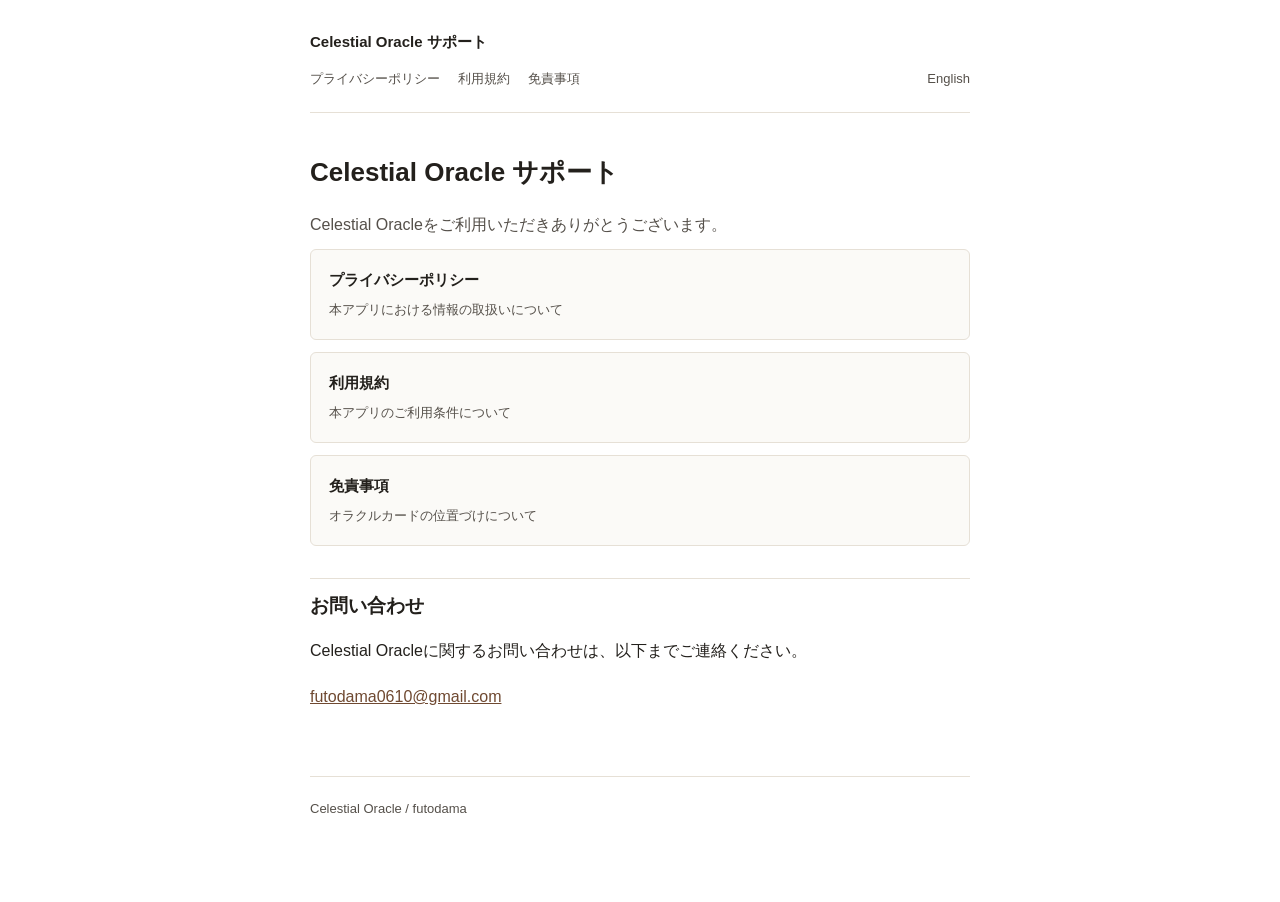
<file: index.html>
<!DOCTYPE html>
<html lang="ja">
<head>
<meta charset="UTF-8">
<meta name="viewport" content="width=device-width, initial-scale=1">
<title>Celestial Oracle サポート</title>
<meta name="description" content="Celestial Oracleに関するプライバシーポリシー、利用規約、免責事項、お問い合わせ先のご案内です。">
<link rel="stylesheet" href="style.css">
</head>
<body>
<div class="page">

<header class="site-header">
  <p class="site-title"><a href="./">Celestial Oracle サポート</a></p>
  <nav class="site-nav" aria-label="ページ内リンク">
    <a href="privacy/">プライバシーポリシー</a>
    <a href="terms/">利用規約</a>
    <a href="disclaimer/">免責事項</a>
    <a class="lang-switch" href="en/">English</a>
  </nav>
</header>

<main>
  <h1>Celestial Oracle サポート</h1>
  <p class="lede">Celestial Oracleをご利用いただきありがとうございます。</p>

  <ul class="link-list">
    <li>
      <a href="privacy/">
        プライバシーポリシー
        <span class="desc">本アプリにおける情報の取扱いについて</span>
      </a>
    </li>
    <li>
      <a href="terms/">
        利用規約
        <span class="desc">本アプリのご利用条件について</span>
      </a>
    </li>
    <li>
      <a href="disclaimer/">
        免責事項
        <span class="desc">オラクルカードの位置づけについて</span>
      </a>
    </li>
  </ul>

  <h2>お問い合わせ</h2>
  <p>Celestial Oracleに関するお問い合わせは、以下までご連絡ください。</p>
  <p><a href="mailto:futodama0610@gmail.com">futodama0610@gmail.com</a></p>
</main>

<footer class="site-footer">
  <p>Celestial Oracle / futodama</p>
</footer>

</div>
</body>
</html>
</file>
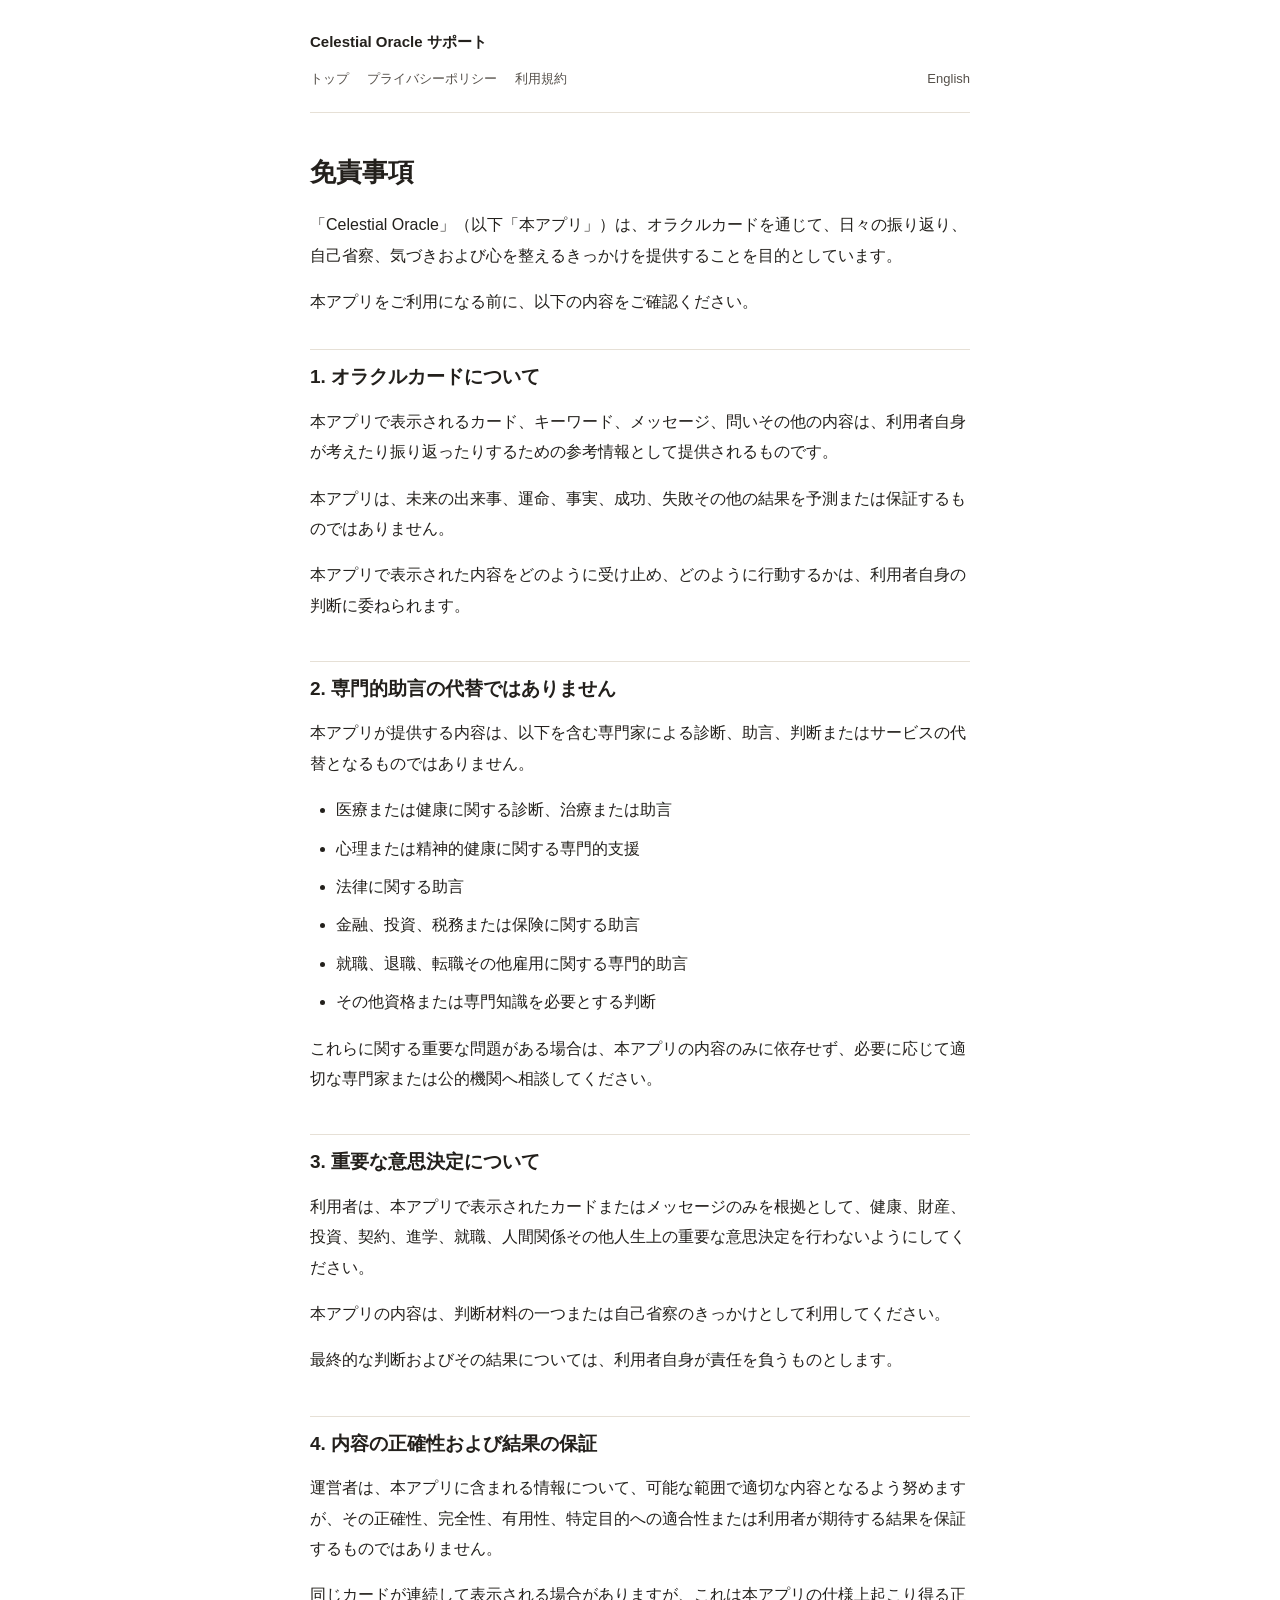
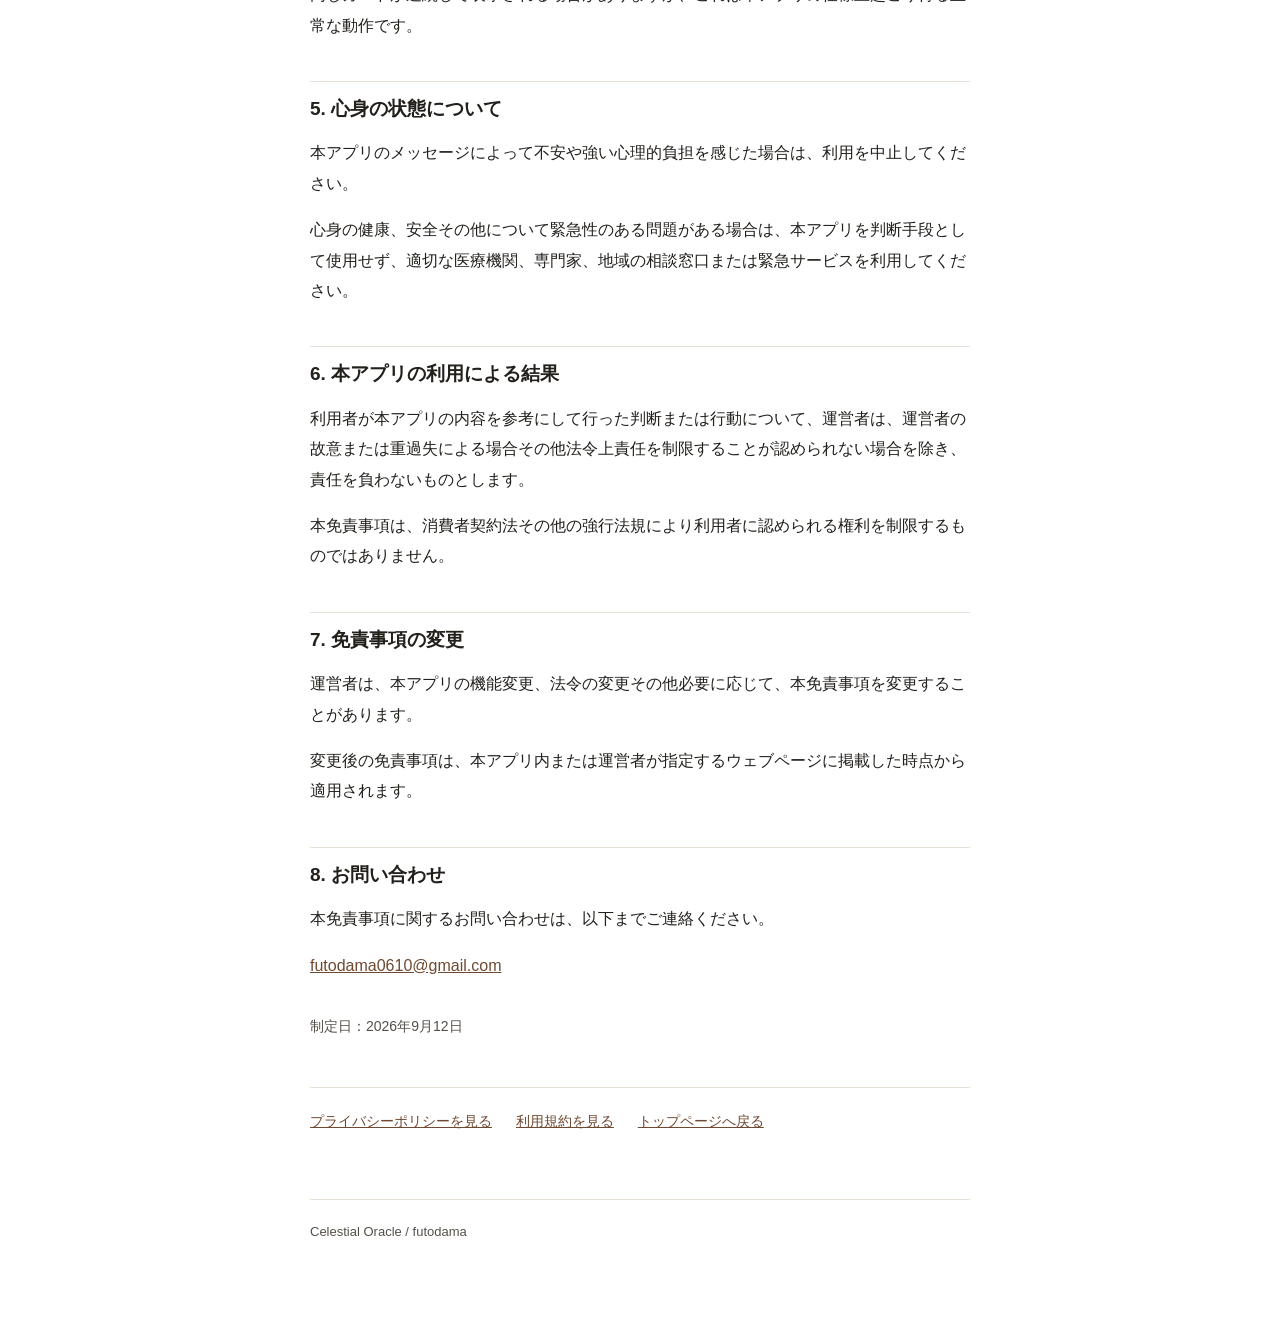
<file: disclaimer/index.html>
<!DOCTYPE html>
<html lang="ja">
<head>
<meta charset="UTF-8">
<meta name="viewport" content="width=device-width, initial-scale=1">
<title>免責事項 | Celestial Oracle サポート</title>
<meta name="description" content="Celestial Oracleの免責事項です。">
<link rel="stylesheet" href="../style.css">
</head>
<body>
<div class="page">

<header class="site-header">
  <p class="site-title"><a href="../">Celestial Oracle サポート</a></p>
  <nav class="site-nav" aria-label="ページ内リンク">
    <a href="../">トップ</a>
    <a href="../privacy/">プライバシーポリシー</a>
    <a href="../terms/">利用規約</a>
    <a class="lang-switch" href="../en/disclaimer/">English</a>
  </nav>
</header>

<main>
  <h1>免責事項</h1>

  <p>「Celestial Oracle」（以下「本アプリ」）は、オラクルカードを通じて、日々の振り返り、自己省察、気づきおよび心を整えるきっかけを提供することを目的としています。</p>
  <p>本アプリをご利用になる前に、以下の内容をご確認ください。</p>

  <h2>1. オラクルカードについて</h2>
  <p>本アプリで表示されるカード、キーワード、メッセージ、問いその他の内容は、利用者自身が考えたり振り返ったりするための参考情報として提供されるものです。</p>
  <p>本アプリは、未来の出来事、運命、事実、成功、失敗その他の結果を予測または保証するものではありません。</p>
  <p>本アプリで表示された内容をどのように受け止め、どのように行動するかは、利用者自身の判断に委ねられます。</p>

  <h2>2. 専門的助言の代替ではありません</h2>
  <p>本アプリが提供する内容は、以下を含む専門家による診断、助言、判断またはサービスの代替となるものではありません。</p>
  <ul>
    <li>医療または健康に関する診断、治療または助言</li>
    <li>心理または精神的健康に関する専門的支援</li>
    <li>法律に関する助言</li>
    <li>金融、投資、税務または保険に関する助言</li>
    <li>就職、退職、転職その他雇用に関する専門的助言</li>
    <li>その他資格または専門知識を必要とする判断</li>
  </ul>
  <p>これらに関する重要な問題がある場合は、本アプリの内容のみに依存せず、必要に応じて適切な専門家または公的機関へ相談してください。</p>

  <h2>3. 重要な意思決定について</h2>
  <p>利用者は、本アプリで表示されたカードまたはメッセージのみを根拠として、健康、財産、投資、契約、進学、就職、人間関係その他人生上の重要な意思決定を行わないようにしてください。</p>
  <p>本アプリの内容は、判断材料の一つまたは自己省察のきっかけとして利用してください。</p>
  <p>最終的な判断およびその結果については、利用者自身が責任を負うものとします。</p>

  <h2>4. 内容の正確性および結果の保証</h2>
  <p>運営者は、本アプリに含まれる情報について、可能な範囲で適切な内容となるよう努めますが、その正確性、完全性、有用性、特定目的への適合性または利用者が期待する結果を保証するものではありません。</p>
  <p>同じカードが連続して表示される場合がありますが、これは本アプリの仕様上起こり得る正常な動作です。</p>

  <h2>5. 心身の状態について</h2>
  <p>本アプリのメッセージによって不安や強い心理的負担を感じた場合は、利用を中止してください。</p>
  <p>心身の健康、安全その他について緊急性のある問題がある場合は、本アプリを判断手段として使用せず、適切な医療機関、専門家、地域の相談窓口または緊急サービスを利用してください。</p>

  <h2>6. 本アプリの利用による結果</h2>
  <p>利用者が本アプリの内容を参考にして行った判断または行動について、運営者は、運営者の故意または重過失による場合その他法令上責任を制限することが認められない場合を除き、責任を負わないものとします。</p>
  <p>本免責事項は、消費者契約法その他の強行法規により利用者に認められる権利を制限するものではありません。</p>

  <h2>7. 免責事項の変更</h2>
  <p>運営者は、本アプリの機能変更、法令の変更その他必要に応じて、本免責事項を変更することがあります。</p>
  <p>変更後の免責事項は、本アプリ内または運営者が指定するウェブページに掲載した時点から適用されます。</p>

  <h2>8. お問い合わせ</h2>
  <p>本免責事項に関するお問い合わせは、以下までご連絡ください。</p>
  <p><a href="mailto:futodama0610@gmail.com">futodama0610@gmail.com</a></p>

  <p class="updated">制定日：2026年9月12日</p>

  <div class="page-links">
    <a href="../privacy/">プライバシーポリシーを見る</a>
    <a href="../terms/">利用規約を見る</a>
    <a href="../">トップページへ戻る</a>
  </div>
</main>

<footer class="site-footer">
  <p>Celestial Oracle / futodama</p>
</footer>

</div>
</body>
</html>
</file>
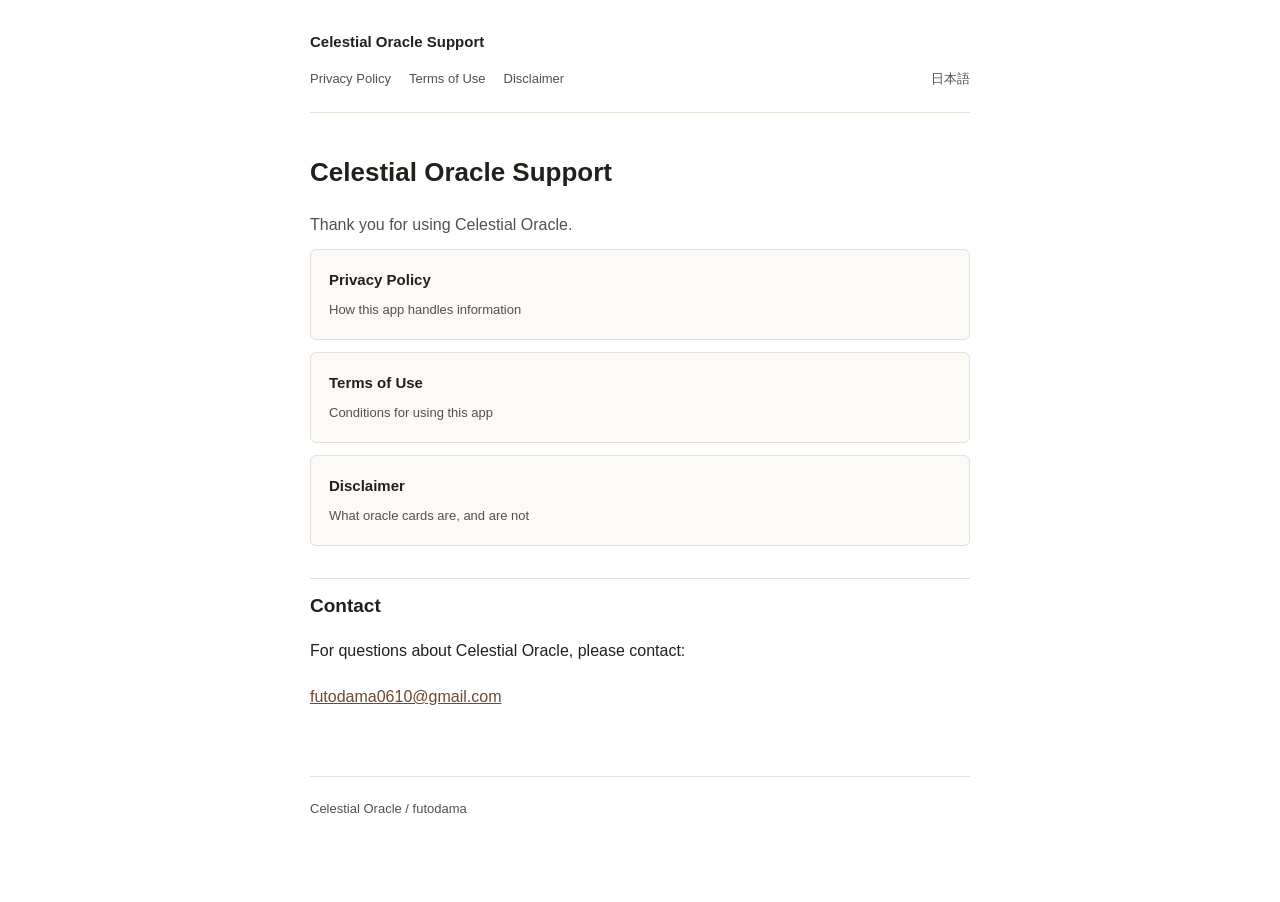
<file: en/index.html>
<!DOCTYPE html>
<html lang="en">
<head>
<meta charset="UTF-8">
<meta name="viewport" content="width=device-width, initial-scale=1">
<title>Celestial Oracle Support</title>
<meta name="description" content="Privacy Policy, Terms of Use, Disclaimer, and contact information for Celestial Oracle.">
<link rel="stylesheet" href="../style.css">
</head>
<body>
<div class="page">

<header class="site-header">
  <p class="site-title"><a href="./">Celestial Oracle Support</a></p>
  <nav class="site-nav" aria-label="Page links">
    <a href="privacy/">Privacy Policy</a>
    <a href="terms/">Terms of Use</a>
    <a href="disclaimer/">Disclaimer</a>
    <a class="lang-switch" href="../">日本語</a>
  </nav>
</header>

<main>
  <h1>Celestial Oracle Support</h1>
  <p class="lede">Thank you for using Celestial Oracle.</p>

  <ul class="link-list">
    <li>
      <a href="privacy/">
        Privacy Policy
        <span class="desc">How this app handles information</span>
      </a>
    </li>
    <li>
      <a href="terms/">
        Terms of Use
        <span class="desc">Conditions for using this app</span>
      </a>
    </li>
    <li>
      <a href="disclaimer/">
        Disclaimer
        <span class="desc">What oracle cards are, and are not</span>
      </a>
    </li>
  </ul>

  <h2>Contact</h2>
  <p>For questions about Celestial Oracle, please contact:</p>
  <p><a href="mailto:futodama0610@gmail.com">futodama0610@gmail.com</a></p>
</main>

<footer class="site-footer">
  <p>Celestial Oracle / futodama</p>
</footer>

</div>
</body>
</html>
</file>
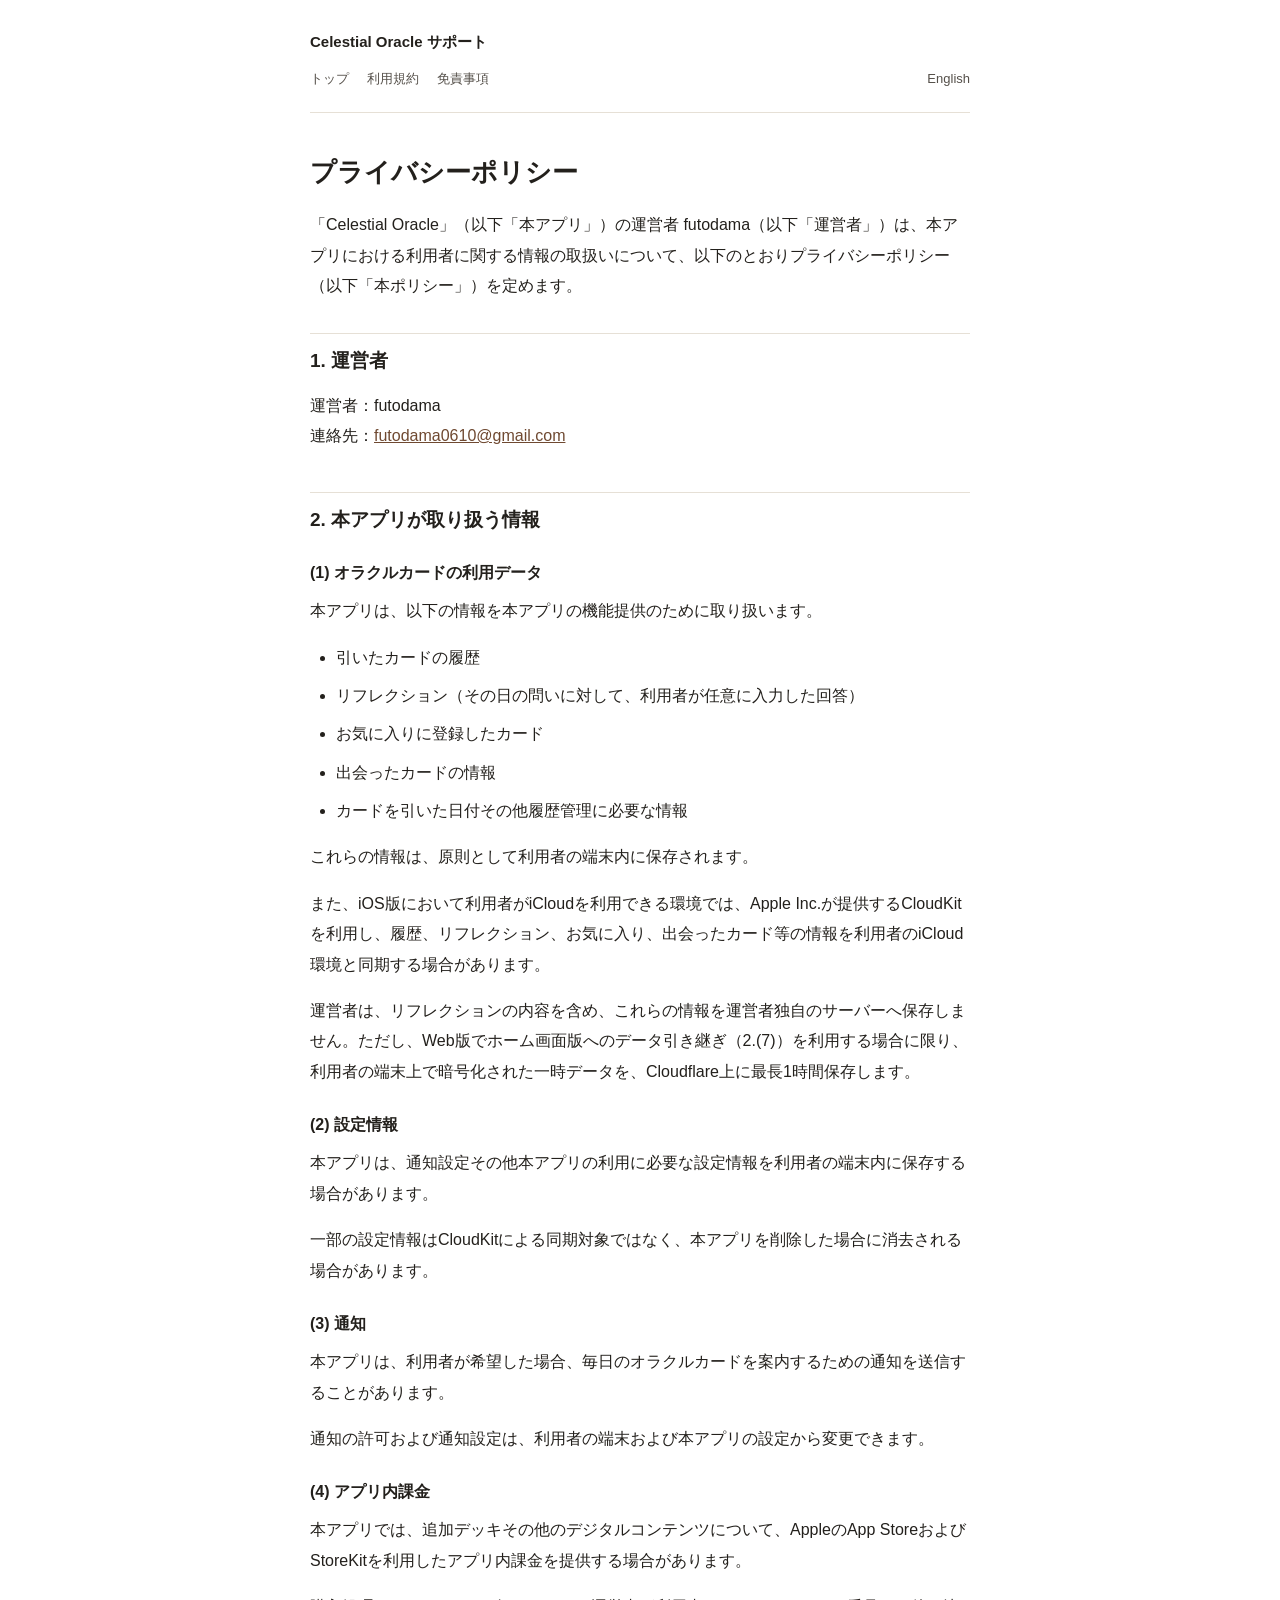
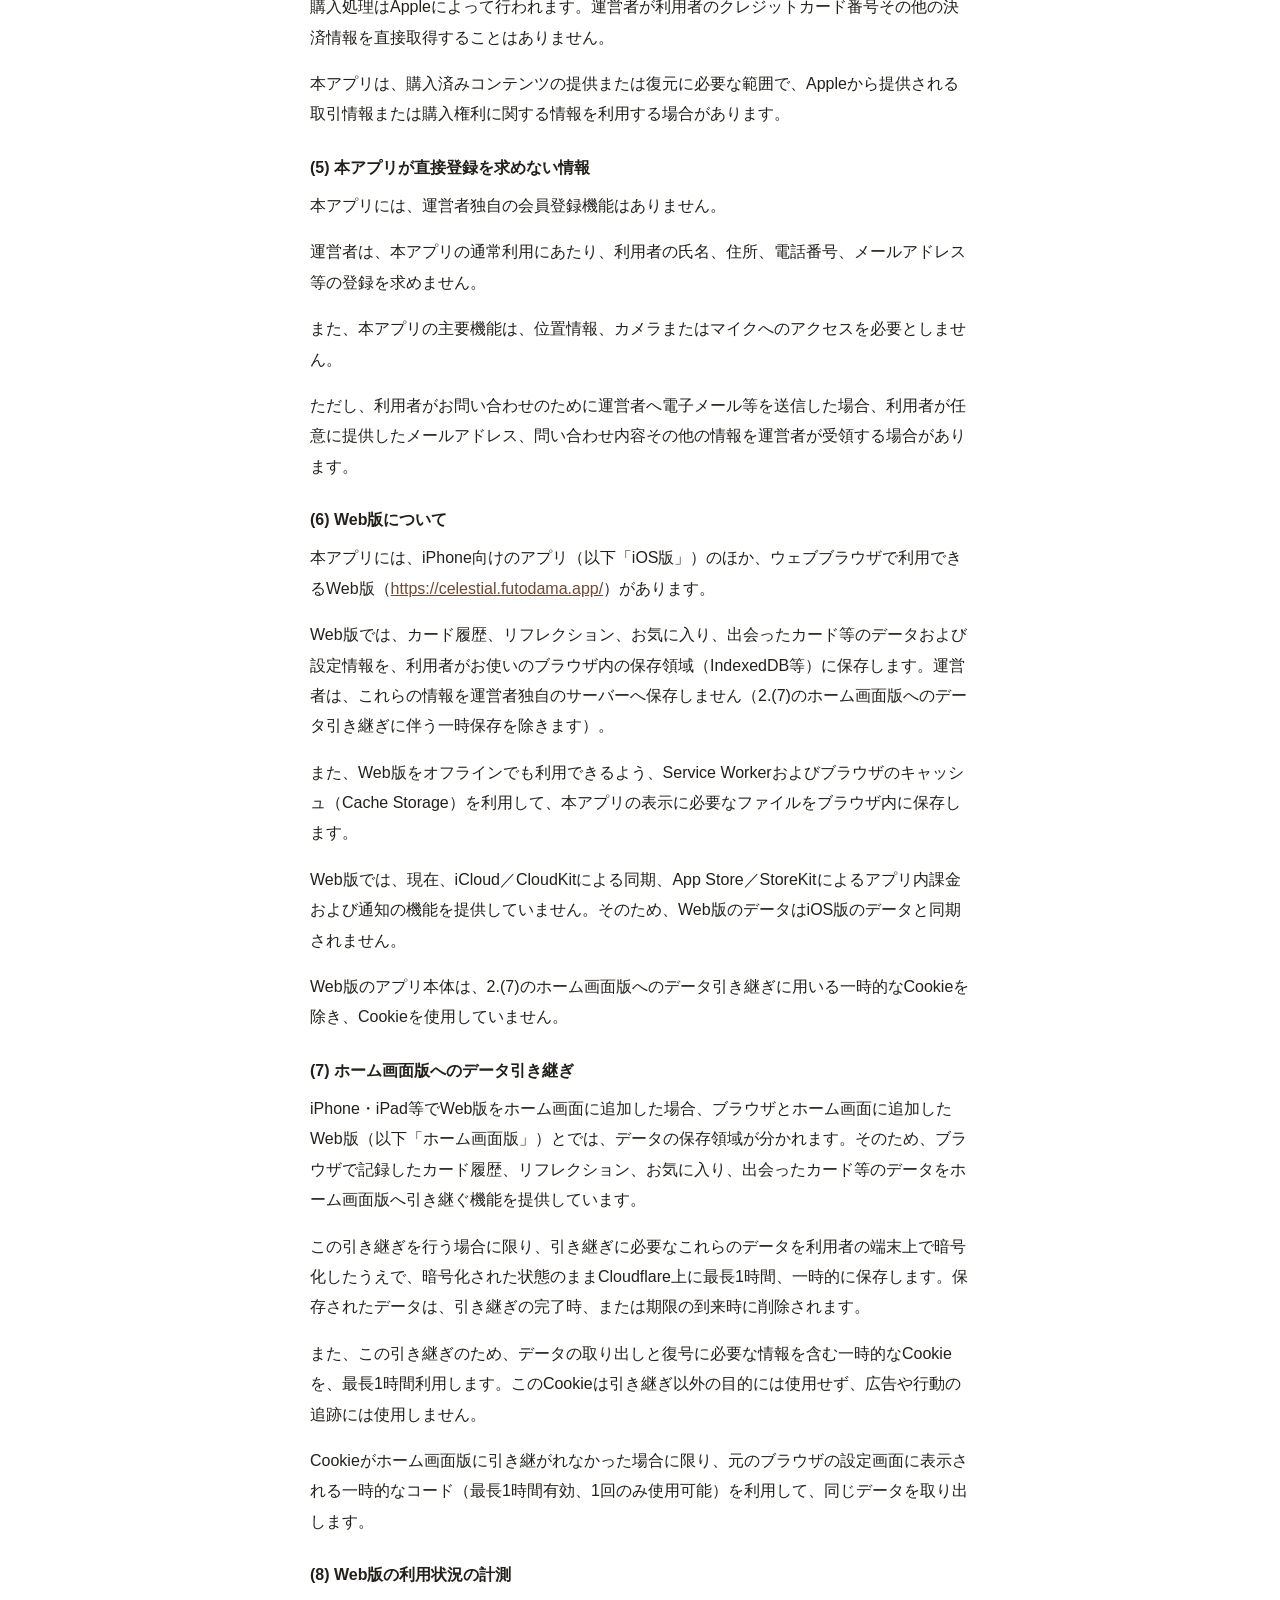
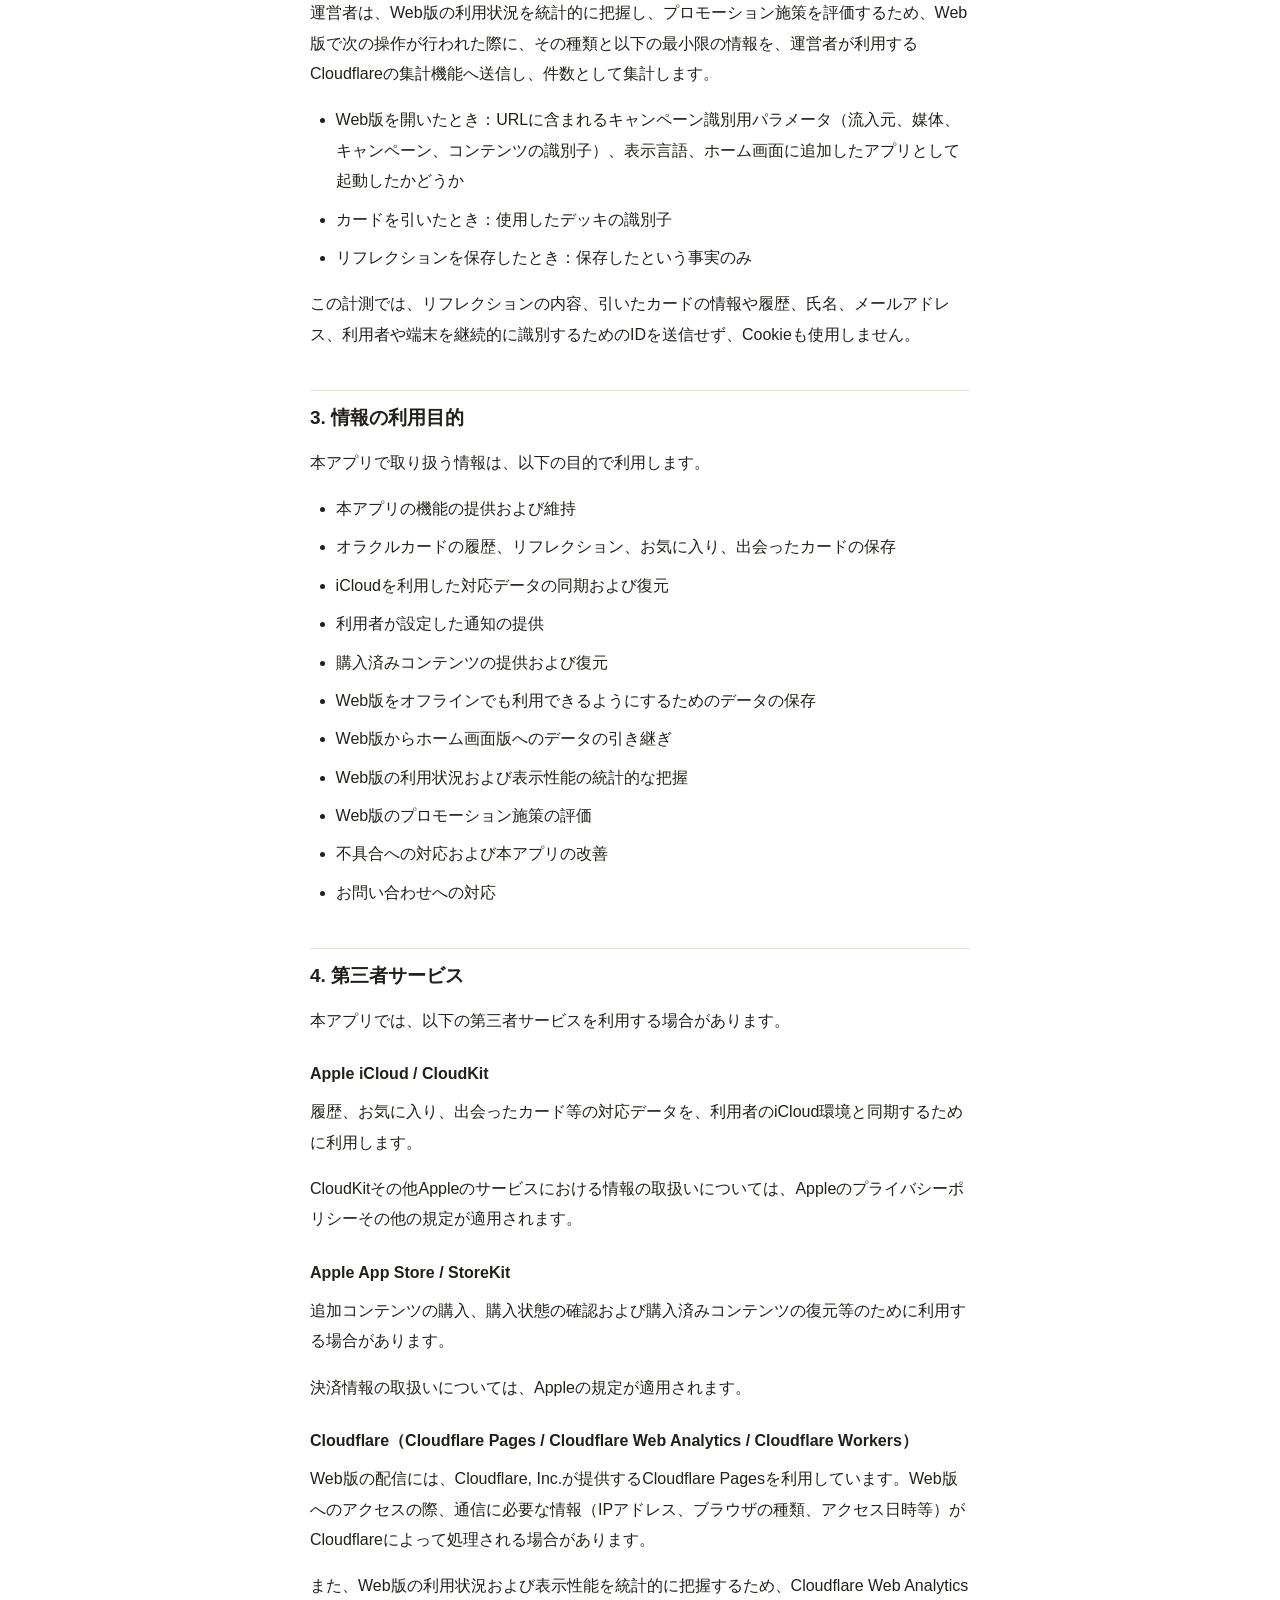
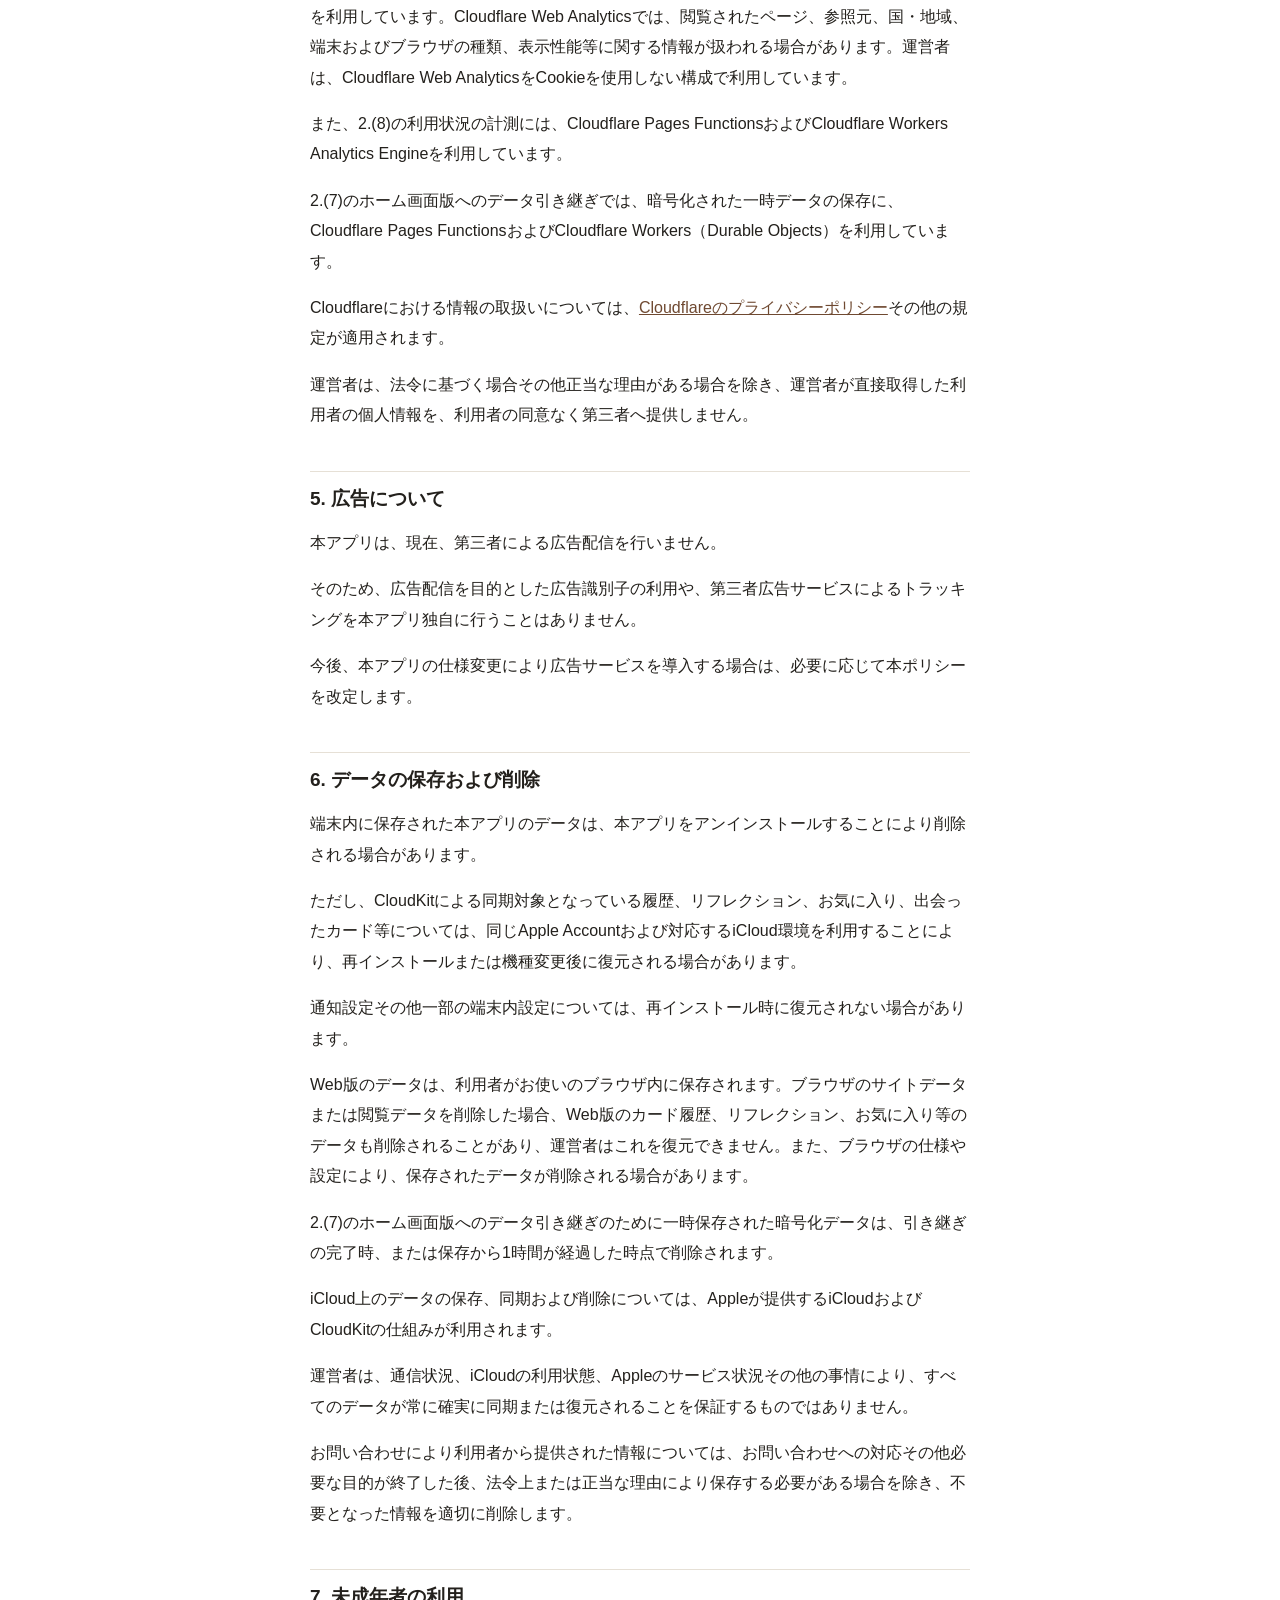
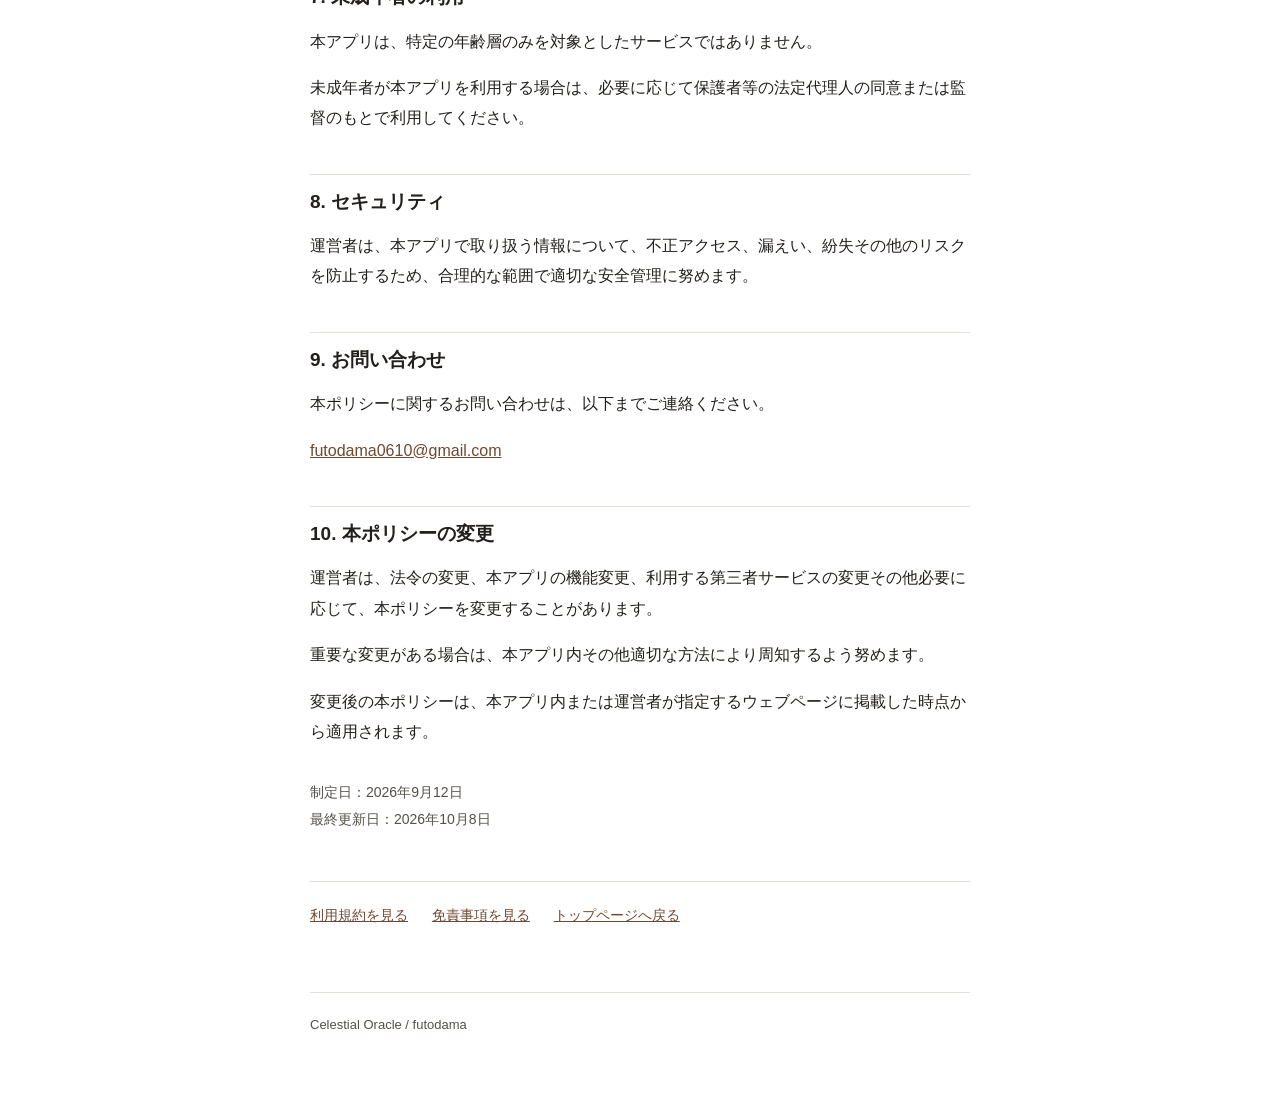
<file: privacy/index.html>
<!DOCTYPE html>
<html lang="ja">
<head>
<meta charset="UTF-8">
<meta name="viewport" content="width=device-width, initial-scale=1">
<title>プライバシーポリシー | Celestial Oracle サポート</title>
<meta name="description" content="Celestial Oracleのプライバシーポリシーです。">
<link rel="stylesheet" href="../style.css">
</head>
<body>
<div class="page">

<header class="site-header">
  <p class="site-title"><a href="../">Celestial Oracle サポート</a></p>
  <nav class="site-nav" aria-label="ページ内リンク">
    <a href="../">トップ</a>
    <a href="../terms/">利用規約</a>
    <a href="../disclaimer/">免責事項</a>
    <a class="lang-switch" href="../en/privacy/">English</a>
  </nav>
</header>

<main>
  <h1>プライバシーポリシー</h1>

  <p>「Celestial Oracle」（以下「本アプリ」）の運営者 futodama（以下「運営者」）は、本アプリにおける利用者に関する情報の取扱いについて、以下のとおりプライバシーポリシー（以下「本ポリシー」）を定めます。</p>

  <h2>1. 運営者</h2>
  <p>運営者：futodama<br>
  連絡先：<a href="mailto:futodama0610@gmail.com">futodama0610@gmail.com</a></p>

  <h2>2. 本アプリが取り扱う情報</h2>

  <h3>(1) オラクルカードの利用データ</h3>
  <p>本アプリは、以下の情報を本アプリの機能提供のために取り扱います。</p>
  <ul>
    <li>引いたカードの履歴</li>
    <li>リフレクション（その日の問いに対して、利用者が任意に入力した回答）</li>
    <li>お気に入りに登録したカード</li>
    <li>出会ったカードの情報</li>
    <li>カードを引いた日付その他履歴管理に必要な情報</li>
  </ul>
  <p>これらの情報は、原則として利用者の端末内に保存されます。</p>
  <p>また、iOS版において利用者がiCloudを利用できる環境では、Apple Inc.が提供するCloudKitを利用し、履歴、リフレクション、お気に入り、出会ったカード等の情報を利用者のiCloud環境と同期する場合があります。</p>
  <p>運営者は、リフレクションの内容を含め、これらの情報を運営者独自のサーバーへ保存しません。ただし、Web版でホーム画面版へのデータ引き継ぎ（2.(7)）を利用する場合に限り、利用者の端末上で暗号化された一時データを、Cloudflare上に最長1時間保存します。</p>

  <h3>(2) 設定情報</h3>
  <p>本アプリは、通知設定その他本アプリの利用に必要な設定情報を利用者の端末内に保存する場合があります。</p>
  <p>一部の設定情報はCloudKitによる同期対象ではなく、本アプリを削除した場合に消去される場合があります。</p>

  <h3>(3) 通知</h3>
  <p>本アプリは、利用者が希望した場合、毎日のオラクルカードを案内するための通知を送信することがあります。</p>
  <p>通知の許可および通知設定は、利用者の端末および本アプリの設定から変更できます。</p>

  <h3>(4) アプリ内課金</h3>
  <p>本アプリでは、追加デッキその他のデジタルコンテンツについて、AppleのApp StoreおよびStoreKitを利用したアプリ内課金を提供する場合があります。</p>
  <p>購入処理はAppleによって行われます。運営者が利用者のクレジットカード番号その他の決済情報を直接取得することはありません。</p>
  <p>本アプリは、購入済みコンテンツの提供または復元に必要な範囲で、Appleから提供される取引情報または購入権利に関する情報を利用する場合があります。</p>

  <h3>(5) 本アプリが直接登録を求めない情報</h3>
  <p>本アプリには、運営者独自の会員登録機能はありません。</p>
  <p>運営者は、本アプリの通常利用にあたり、利用者の氏名、住所、電話番号、メールアドレス等の登録を求めません。</p>
  <p>また、本アプリの主要機能は、位置情報、カメラまたはマイクへのアクセスを必要としません。</p>
  <p>ただし、利用者がお問い合わせのために運営者へ電子メール等を送信した場合、利用者が任意に提供したメールアドレス、問い合わせ内容その他の情報を運営者が受領する場合があります。</p>

  <h3>(6) Web版について</h3>
  <p>本アプリには、iPhone向けのアプリ（以下「iOS版」）のほか、ウェブブラウザで利用できるWeb版（<a href="https://celestial.futodama.app/">https://celestial.futodama.app/</a>）があります。</p>
  <p>Web版では、カード履歴、リフレクション、お気に入り、出会ったカード等のデータおよび設定情報を、利用者がお使いのブラウザ内の保存領域（IndexedDB等）に保存します。運営者は、これらの情報を運営者独自のサーバーへ保存しません（2.(7)のホーム画面版へのデータ引き継ぎに伴う一時保存を除きます）。</p>
  <p>また、Web版をオフラインでも利用できるよう、Service Workerおよびブラウザのキャッシュ（Cache Storage）を利用して、本アプリの表示に必要なファイルをブラウザ内に保存します。</p>
  <p>Web版では、現在、iCloud／CloudKitによる同期、App Store／StoreKitによるアプリ内課金および通知の機能を提供していません。そのため、Web版のデータはiOS版のデータと同期されません。</p>
  <p>Web版のアプリ本体は、2.(7)のホーム画面版へのデータ引き継ぎに用いる一時的なCookieを除き、Cookieを使用していません。</p>

  <h3>(7) ホーム画面版へのデータ引き継ぎ</h3>
  <p>iPhone・iPad等でWeb版をホーム画面に追加した場合、ブラウザとホーム画面に追加したWeb版（以下「ホーム画面版」）とでは、データの保存領域が分かれます。そのため、ブラウザで記録したカード履歴、リフレクション、お気に入り、出会ったカード等のデータをホーム画面版へ引き継ぐ機能を提供しています。</p>
  <p>この引き継ぎを行う場合に限り、引き継ぎに必要なこれらのデータを利用者の端末上で暗号化したうえで、暗号化された状態のままCloudflare上に最長1時間、一時的に保存します。保存されたデータは、引き継ぎの完了時、または期限の到来時に削除されます。</p>
  <p>また、この引き継ぎのため、データの取り出しと復号に必要な情報を含む一時的なCookieを、最長1時間利用します。このCookieは引き継ぎ以外の目的には使用せず、広告や行動の追跡には使用しません。</p>
  <p>Cookieがホーム画面版に引き継がれなかった場合に限り、元のブラウザの設定画面に表示される一時的なコード（最長1時間有効、1回のみ使用可能）を利用して、同じデータを取り出します。</p>

  <h3>(8) Web版の利用状況の計測</h3>
  <p>運営者は、Web版の利用状況を統計的に把握し、プロモーション施策を評価するため、Web版で次の操作が行われた際に、その種類と以下の最小限の情報を、運営者が利用するCloudflareの集計機能へ送信し、件数として集計します。</p>
  <ul>
    <li>Web版を開いたとき：URLに含まれるキャンペーン識別用パラメータ（流入元、媒体、キャンペーン、コンテンツの識別子）、表示言語、ホーム画面に追加したアプリとして起動したかどうか</li>
    <li>カードを引いたとき：使用したデッキの識別子</li>
    <li>リフレクションを保存したとき：保存したという事実のみ</li>
  </ul>
  <p>この計測では、リフレクションの内容、引いたカードの情報や履歴、氏名、メールアドレス、利用者や端末を継続的に識別するためのIDを送信せず、Cookieも使用しません。</p>

  <h2>3. 情報の利用目的</h2>
  <p>本アプリで取り扱う情報は、以下の目的で利用します。</p>
  <ul>
    <li>本アプリの機能の提供および維持</li>
    <li>オラクルカードの履歴、リフレクション、お気に入り、出会ったカードの保存</li>
    <li>iCloudを利用した対応データの同期および復元</li>
    <li>利用者が設定した通知の提供</li>
    <li>購入済みコンテンツの提供および復元</li>
    <li>Web版をオフラインでも利用できるようにするためのデータの保存</li>
    <li>Web版からホーム画面版へのデータの引き継ぎ</li>
    <li>Web版の利用状況および表示性能の統計的な把握</li>
    <li>Web版のプロモーション施策の評価</li>
    <li>不具合への対応および本アプリの改善</li>
    <li>お問い合わせへの対応</li>
  </ul>

  <h2>4. 第三者サービス</h2>
  <p>本アプリでは、以下の第三者サービスを利用する場合があります。</p>

  <h3>Apple iCloud / CloudKit</h3>
  <p>履歴、お気に入り、出会ったカード等の対応データを、利用者のiCloud環境と同期するために利用します。</p>
  <p>CloudKitその他Appleのサービスにおける情報の取扱いについては、Appleのプライバシーポリシーその他の規定が適用されます。</p>

  <h3>Apple App Store / StoreKit</h3>
  <p>追加コンテンツの購入、購入状態の確認および購入済みコンテンツの復元等のために利用する場合があります。</p>
  <p>決済情報の取扱いについては、Appleの規定が適用されます。</p>

  <h3>Cloudflare（Cloudflare Pages / Cloudflare Web Analytics / Cloudflare Workers）</h3>
  <p>Web版の配信には、Cloudflare, Inc.が提供するCloudflare Pagesを利用しています。Web版へのアクセスの際、通信に必要な情報（IPアドレス、ブラウザの種類、アクセス日時等）がCloudflareによって処理される場合があります。</p>
  <p>また、Web版の利用状況および表示性能を統計的に把握するため、Cloudflare Web Analyticsを利用しています。Cloudflare Web Analyticsでは、閲覧されたページ、参照元、国・地域、端末およびブラウザの種類、表示性能等に関する情報が扱われる場合があります。運営者は、Cloudflare Web AnalyticsをCookieを使用しない構成で利用しています。</p>
  <p>また、2.(8)の利用状況の計測には、Cloudflare Pages FunctionsおよびCloudflare Workers Analytics Engineを利用しています。</p>
  <p>2.(7)のホーム画面版へのデータ引き継ぎでは、暗号化された一時データの保存に、Cloudflare Pages FunctionsおよびCloudflare Workers（Durable Objects）を利用しています。</p>
  <p>Cloudflareにおける情報の取扱いについては、<a href="https://www.cloudflare.com/privacypolicy/">Cloudflareのプライバシーポリシー</a>その他の規定が適用されます。</p>

  <p>運営者は、法令に基づく場合その他正当な理由がある場合を除き、運営者が直接取得した利用者の個人情報を、利用者の同意なく第三者へ提供しません。</p>

  <h2>5. 広告について</h2>
  <p>本アプリは、現在、第三者による広告配信を行いません。</p>
  <p>そのため、広告配信を目的とした広告識別子の利用や、第三者広告サービスによるトラッキングを本アプリ独自に行うことはありません。</p>
  <p>今後、本アプリの仕様変更により広告サービスを導入する場合は、必要に応じて本ポリシーを改定します。</p>

  <h2>6. データの保存および削除</h2>
  <p>端末内に保存された本アプリのデータは、本アプリをアンインストールすることにより削除される場合があります。</p>
  <p>ただし、CloudKitによる同期対象となっている履歴、リフレクション、お気に入り、出会ったカード等については、同じApple Accountおよび対応するiCloud環境を利用することにより、再インストールまたは機種変更後に復元される場合があります。</p>
  <p>通知設定その他一部の端末内設定については、再インストール時に復元されない場合があります。</p>
  <p>Web版のデータは、利用者がお使いのブラウザ内に保存されます。ブラウザのサイトデータまたは閲覧データを削除した場合、Web版のカード履歴、リフレクション、お気に入り等のデータも削除されることがあり、運営者はこれを復元できません。また、ブラウザの仕様や設定により、保存されたデータが削除される場合があります。</p>
  <p>2.(7)のホーム画面版へのデータ引き継ぎのために一時保存された暗号化データは、引き継ぎの完了時、または保存から1時間が経過した時点で削除されます。</p>
  <p>iCloud上のデータの保存、同期および削除については、Appleが提供するiCloudおよびCloudKitの仕組みが利用されます。</p>
  <p>運営者は、通信状況、iCloudの利用状態、Appleのサービス状況その他の事情により、すべてのデータが常に確実に同期または復元されることを保証するものではありません。</p>
  <p>お問い合わせにより利用者から提供された情報については、お問い合わせへの対応その他必要な目的が終了した後、法令上または正当な理由により保存する必要がある場合を除き、不要となった情報を適切に削除します。</p>

  <h2>7. 未成年者の利用</h2>
  <p>本アプリは、特定の年齢層のみを対象としたサービスではありません。</p>
  <p>未成年者が本アプリを利用する場合は、必要に応じて保護者等の法定代理人の同意または監督のもとで利用してください。</p>

  <h2>8. セキュリティ</h2>
  <p>運営者は、本アプリで取り扱う情報について、不正アクセス、漏えい、紛失その他のリスクを防止するため、合理的な範囲で適切な安全管理に努めます。</p>

  <h2>9. お問い合わせ</h2>
  <p>本ポリシーに関するお問い合わせは、以下までご連絡ください。</p>
  <p><a href="mailto:futodama0610@gmail.com">futodama0610@gmail.com</a></p>

  <h2>10. 本ポリシーの変更</h2>
  <p>運営者は、法令の変更、本アプリの機能変更、利用する第三者サービスの変更その他必要に応じて、本ポリシーを変更することがあります。</p>
  <p>重要な変更がある場合は、本アプリ内その他適切な方法により周知するよう努めます。</p>
  <p>変更後の本ポリシーは、本アプリ内または運営者が指定するウェブページに掲載した時点から適用されます。</p>

  <p class="updated">制定日：2026年9月12日<br>
  最終更新日：2026年10月8日</p>

  <div class="page-links">
    <a href="../terms/">利用規約を見る</a>
    <a href="../disclaimer/">免責事項を見る</a>
    <a href="../">トップページへ戻る</a>
  </div>
</main>

<footer class="site-footer">
  <p>Celestial Oracle / futodama</p>
</footer>

</div>
</body>
</html>
</file>
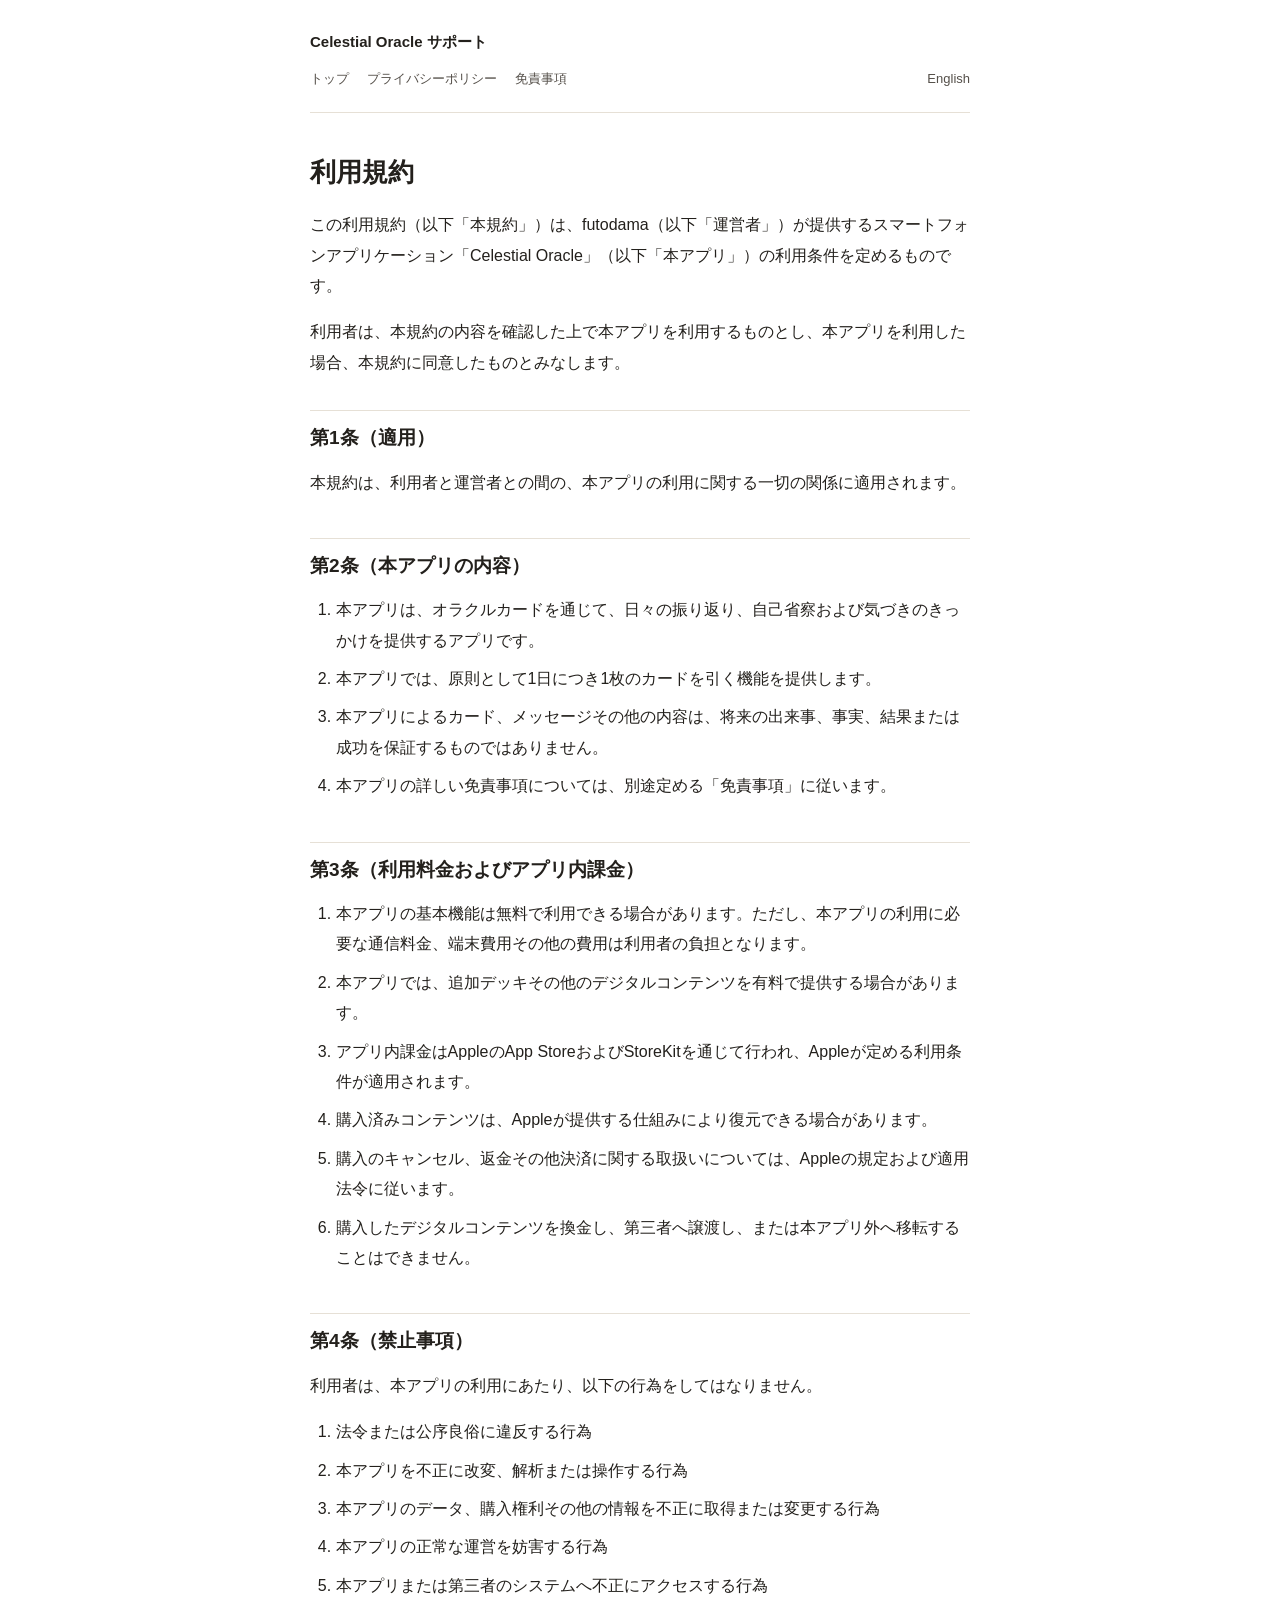
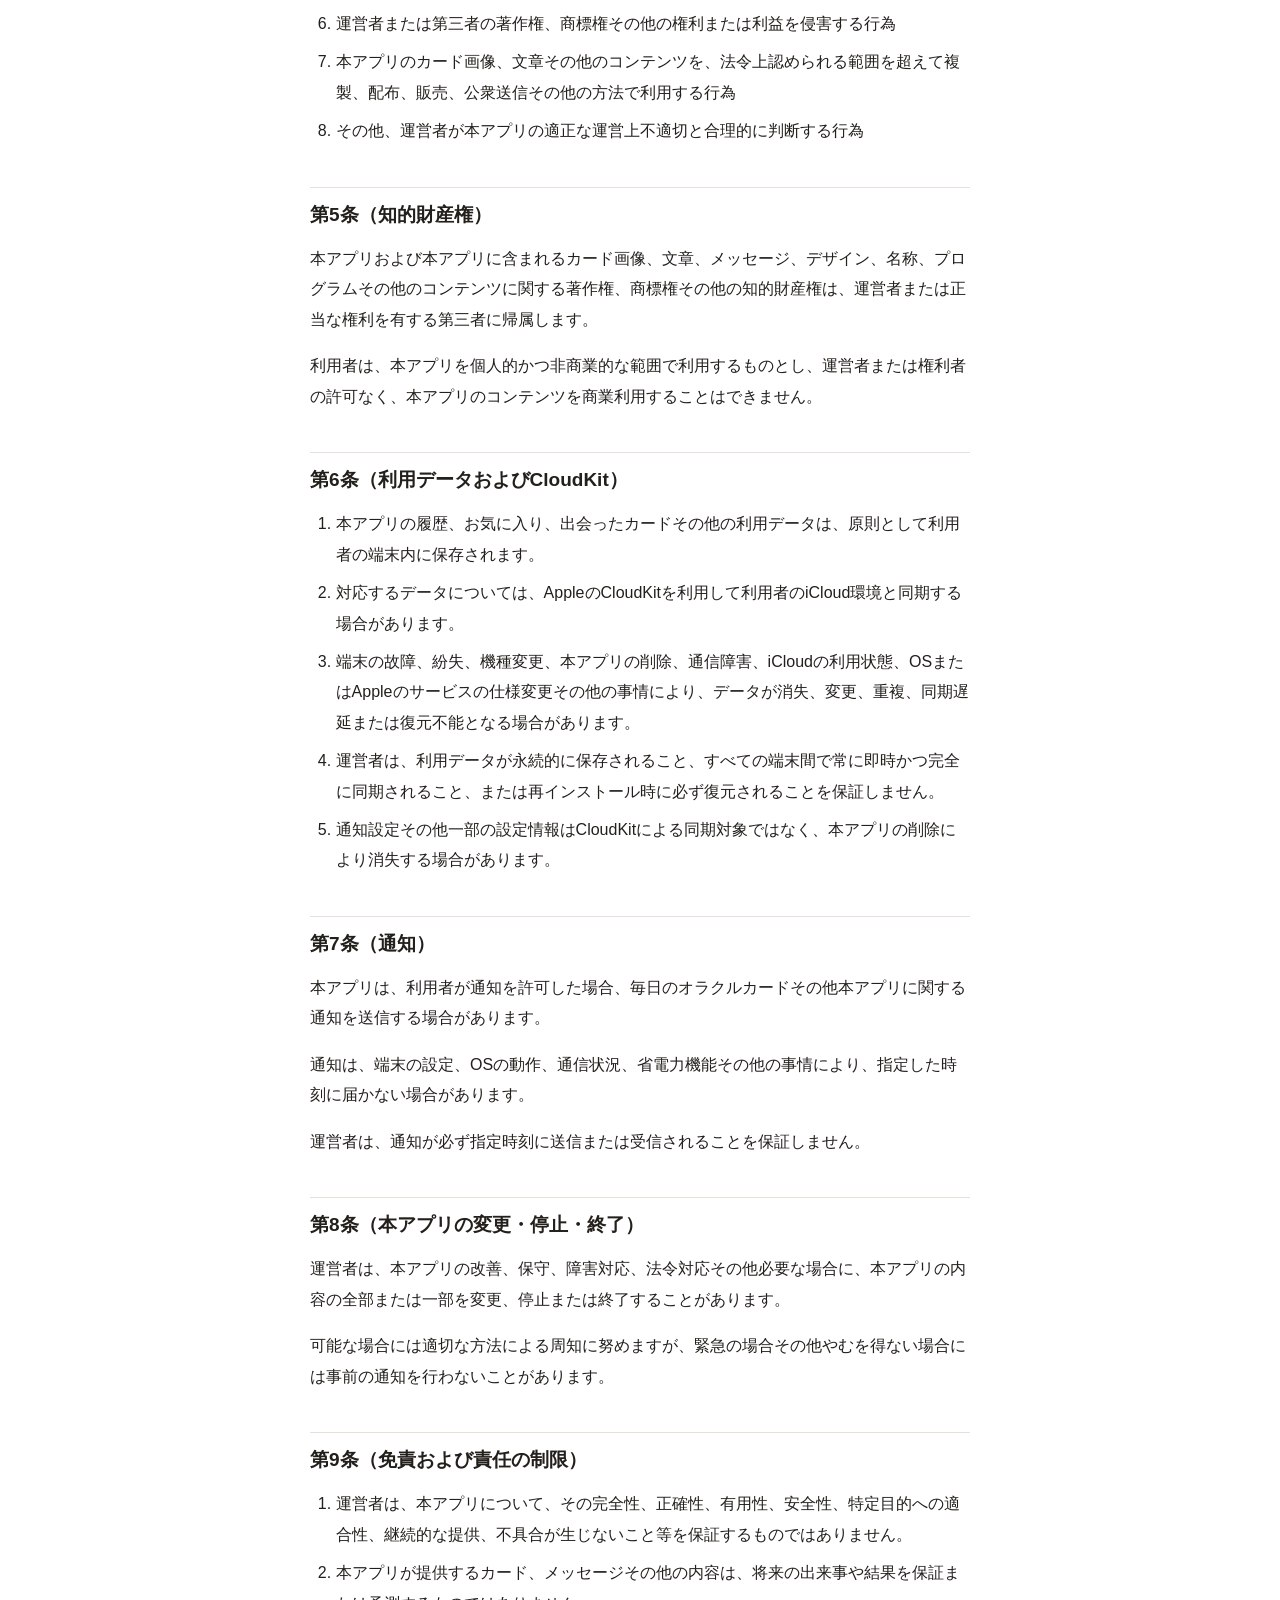
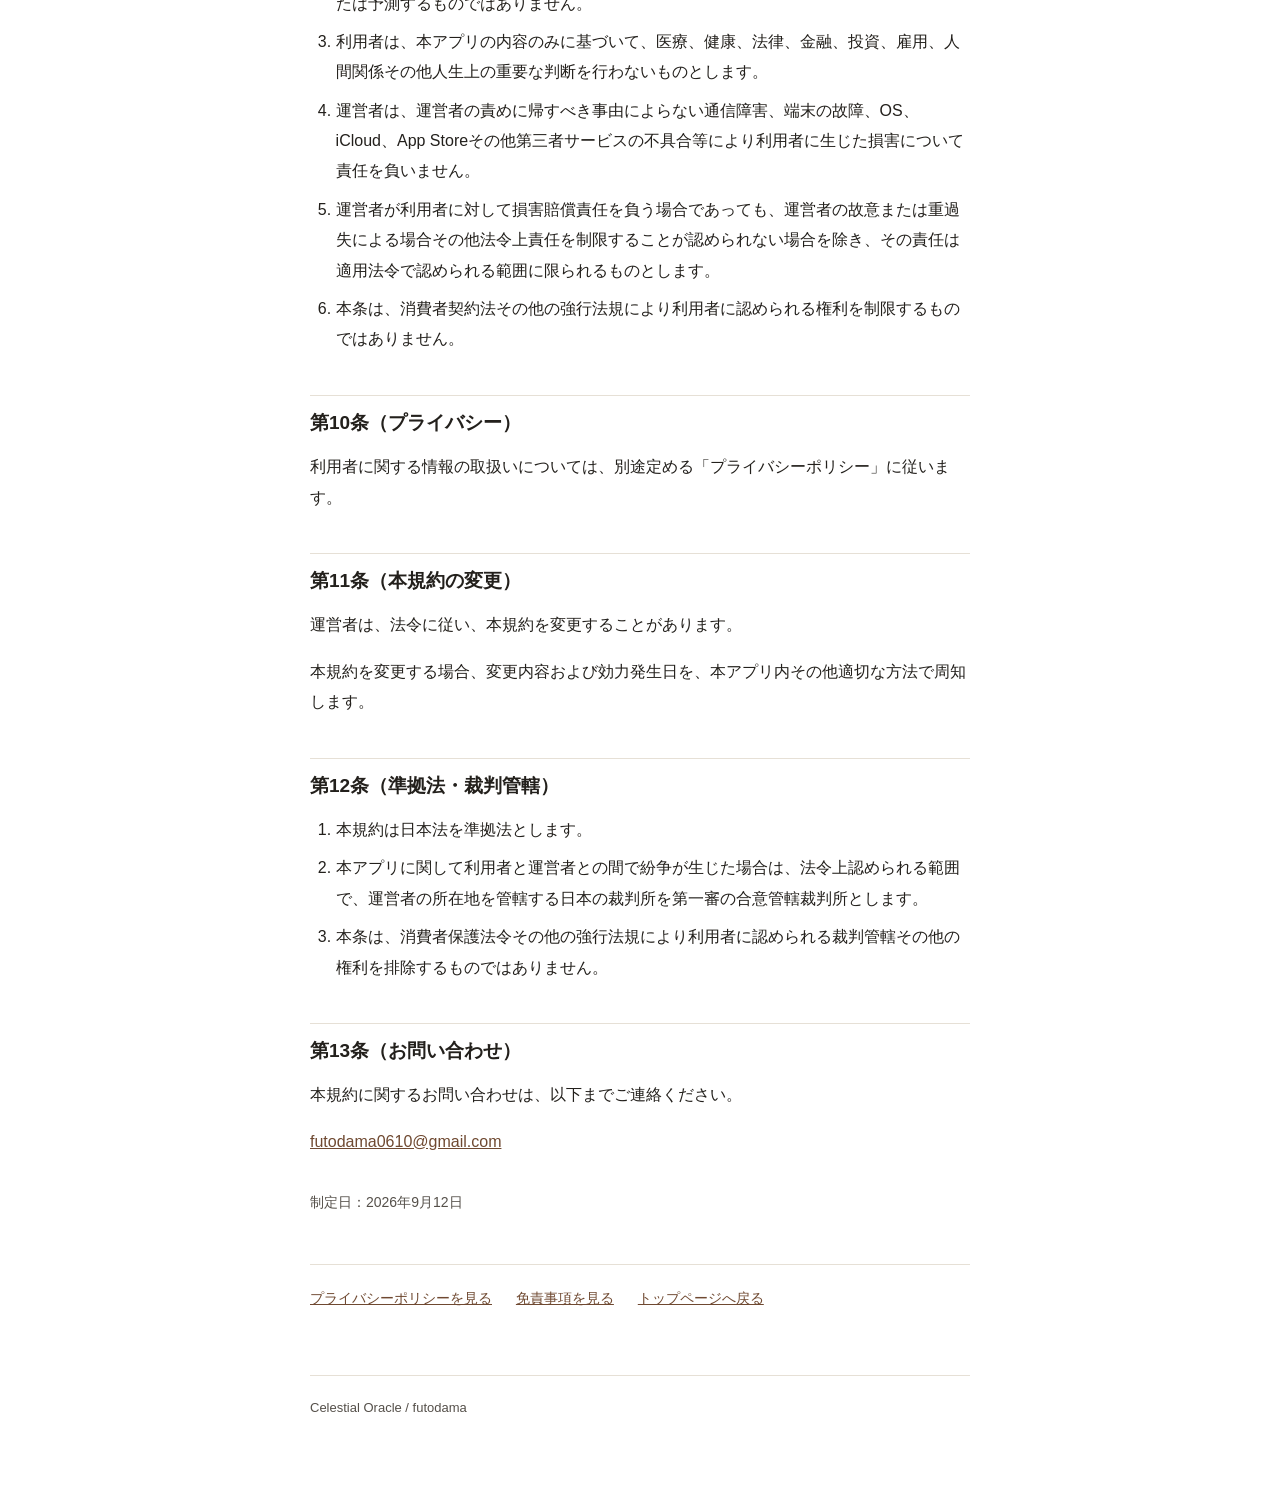
<file: terms/index.html>
<!DOCTYPE html>
<html lang="ja">
<head>
<meta charset="UTF-8">
<meta name="viewport" content="width=device-width, initial-scale=1">
<title>利用規約 | Celestial Oracle サポート</title>
<meta name="description" content="Celestial Oracleの利用規約です。">
<link rel="stylesheet" href="../style.css">
</head>
<body>
<div class="page">

<header class="site-header">
  <p class="site-title"><a href="../">Celestial Oracle サポート</a></p>
  <nav class="site-nav" aria-label="ページ内リンク">
    <a href="../">トップ</a>
    <a href="../privacy/">プライバシーポリシー</a>
    <a href="../disclaimer/">免責事項</a>
    <a class="lang-switch" href="../en/terms/">English</a>
  </nav>
</header>

<main>
  <h1>利用規約</h1>

  <p>この利用規約（以下「本規約」）は、futodama（以下「運営者」）が提供するスマートフォンアプリケーション「Celestial Oracle」（以下「本アプリ」）の利用条件を定めるものです。</p>
  <p>利用者は、本規約の内容を確認した上で本アプリを利用するものとし、本アプリを利用した場合、本規約に同意したものとみなします。</p>

  <h2>第1条（適用）</h2>
  <p>本規約は、利用者と運営者との間の、本アプリの利用に関する一切の関係に適用されます。</p>

  <h2>第2条（本アプリの内容）</h2>
  <ol>
    <li>本アプリは、オラクルカードを通じて、日々の振り返り、自己省察および気づきのきっかけを提供するアプリです。</li>
    <li>本アプリでは、原則として1日につき1枚のカードを引く機能を提供します。</li>
    <li>本アプリによるカード、メッセージその他の内容は、将来の出来事、事実、結果または成功を保証するものではありません。</li>
    <li>本アプリの詳しい免責事項については、別途定める「免責事項」に従います。</li>
  </ol>

  <h2>第3条（利用料金およびアプリ内課金）</h2>
  <ol>
    <li>本アプリの基本機能は無料で利用できる場合があります。ただし、本アプリの利用に必要な通信料金、端末費用その他の費用は利用者の負担となります。</li>
    <li>本アプリでは、追加デッキその他のデジタルコンテンツを有料で提供する場合があります。</li>
    <li>アプリ内課金はAppleのApp StoreおよびStoreKitを通じて行われ、Appleが定める利用条件が適用されます。</li>
    <li>購入済みコンテンツは、Appleが提供する仕組みにより復元できる場合があります。</li>
    <li>購入のキャンセル、返金その他決済に関する取扱いについては、Appleの規定および適用法令に従います。</li>
    <li>購入したデジタルコンテンツを換金し、第三者へ譲渡し、または本アプリ外へ移転することはできません。</li>
  </ol>

  <h2>第4条（禁止事項）</h2>
  <p>利用者は、本アプリの利用にあたり、以下の行為をしてはなりません。</p>
  <ol>
    <li>法令または公序良俗に違反する行為</li>
    <li>本アプリを不正に改変、解析または操作する行為</li>
    <li>本アプリのデータ、購入権利その他の情報を不正に取得または変更する行為</li>
    <li>本アプリの正常な運営を妨害する行為</li>
    <li>本アプリまたは第三者のシステムへ不正にアクセスする行為</li>
    <li>運営者または第三者の著作権、商標権その他の権利または利益を侵害する行為</li>
    <li>本アプリのカード画像、文章その他のコンテンツを、法令上認められる範囲を超えて複製、配布、販売、公衆送信その他の方法で利用する行為</li>
    <li>その他、運営者が本アプリの適正な運営上不適切と合理的に判断する行為</li>
  </ol>

  <h2>第5条（知的財産権）</h2>
  <p>本アプリおよび本アプリに含まれるカード画像、文章、メッセージ、デザイン、名称、プログラムその他のコンテンツに関する著作権、商標権その他の知的財産権は、運営者または正当な権利を有する第三者に帰属します。</p>
  <p>利用者は、本アプリを個人的かつ非商業的な範囲で利用するものとし、運営者または権利者の許可なく、本アプリのコンテンツを商業利用することはできません。</p>

  <h2>第6条（利用データおよびCloudKit）</h2>
  <ol>
    <li>本アプリの履歴、お気に入り、出会ったカードその他の利用データは、原則として利用者の端末内に保存されます。</li>
    <li>対応するデータについては、AppleのCloudKitを利用して利用者のiCloud環境と同期する場合があります。</li>
    <li>端末の故障、紛失、機種変更、本アプリの削除、通信障害、iCloudの利用状態、OSまたはAppleのサービスの仕様変更その他の事情により、データが消失、変更、重複、同期遅延または復元不能となる場合があります。</li>
    <li>運営者は、利用データが永続的に保存されること、すべての端末間で常に即時かつ完全に同期されること、または再インストール時に必ず復元されることを保証しません。</li>
    <li>通知設定その他一部の設定情報はCloudKitによる同期対象ではなく、本アプリの削除により消失する場合があります。</li>
  </ol>

  <h2>第7条（通知）</h2>
  <p>本アプリは、利用者が通知を許可した場合、毎日のオラクルカードその他本アプリに関する通知を送信する場合があります。</p>
  <p>通知は、端末の設定、OSの動作、通信状況、省電力機能その他の事情により、指定した時刻に届かない場合があります。</p>
  <p>運営者は、通知が必ず指定時刻に送信または受信されることを保証しません。</p>

  <h2>第8条（本アプリの変更・停止・終了）</h2>
  <p>運営者は、本アプリの改善、保守、障害対応、法令対応その他必要な場合に、本アプリの内容の全部または一部を変更、停止または終了することがあります。</p>
  <p>可能な場合には適切な方法による周知に努めますが、緊急の場合その他やむを得ない場合には事前の通知を行わないことがあります。</p>

  <h2>第9条（免責および責任の制限）</h2>
  <ol>
    <li>運営者は、本アプリについて、その完全性、正確性、有用性、安全性、特定目的への適合性、継続的な提供、不具合が生じないこと等を保証するものではありません。</li>
    <li>本アプリが提供するカード、メッセージその他の内容は、将来の出来事や結果を保証または予測するものではありません。</li>
    <li>利用者は、本アプリの内容のみに基づいて、医療、健康、法律、金融、投資、雇用、人間関係その他人生上の重要な判断を行わないものとします。</li>
    <li>運営者は、運営者の責めに帰すべき事由によらない通信障害、端末の故障、OS、iCloud、App Storeその他第三者サービスの不具合等により利用者に生じた損害について責任を負いません。</li>
    <li>運営者が利用者に対して損害賠償責任を負う場合であっても、運営者の故意または重過失による場合その他法令上責任を制限することが認められない場合を除き、その責任は適用法令で認められる範囲に限られるものとします。</li>
    <li>本条は、消費者契約法その他の強行法規により利用者に認められる権利を制限するものではありません。</li>
  </ol>

  <h2>第10条（プライバシー）</h2>
  <p>利用者に関する情報の取扱いについては、別途定める「プライバシーポリシー」に従います。</p>

  <h2>第11条（本規約の変更）</h2>
  <p>運営者は、法令に従い、本規約を変更することがあります。</p>
  <p>本規約を変更する場合、変更内容および効力発生日を、本アプリ内その他適切な方法で周知します。</p>

  <h2>第12条（準拠法・裁判管轄）</h2>
  <ol>
    <li>本規約は日本法を準拠法とします。</li>
    <li>本アプリに関して利用者と運営者との間で紛争が生じた場合は、法令上認められる範囲で、運営者の所在地を管轄する日本の裁判所を第一審の合意管轄裁判所とします。</li>
    <li>本条は、消費者保護法令その他の強行法規により利用者に認められる裁判管轄その他の権利を排除するものではありません。</li>
  </ol>

  <h2>第13条（お問い合わせ）</h2>
  <p>本規約に関するお問い合わせは、以下までご連絡ください。</p>
  <p><a href="mailto:futodama0610@gmail.com">futodama0610@gmail.com</a></p>

  <p class="updated">制定日：2026年9月12日</p>

  <div class="page-links">
    <a href="../privacy/">プライバシーポリシーを見る</a>
    <a href="../disclaimer/">免責事項を見る</a>
    <a href="../">トップページへ戻る</a>
  </div>
</main>

<footer class="site-footer">
  <p>Celestial Oracle / futodama</p>
</footer>

</div>
</body>
</html>
</file>
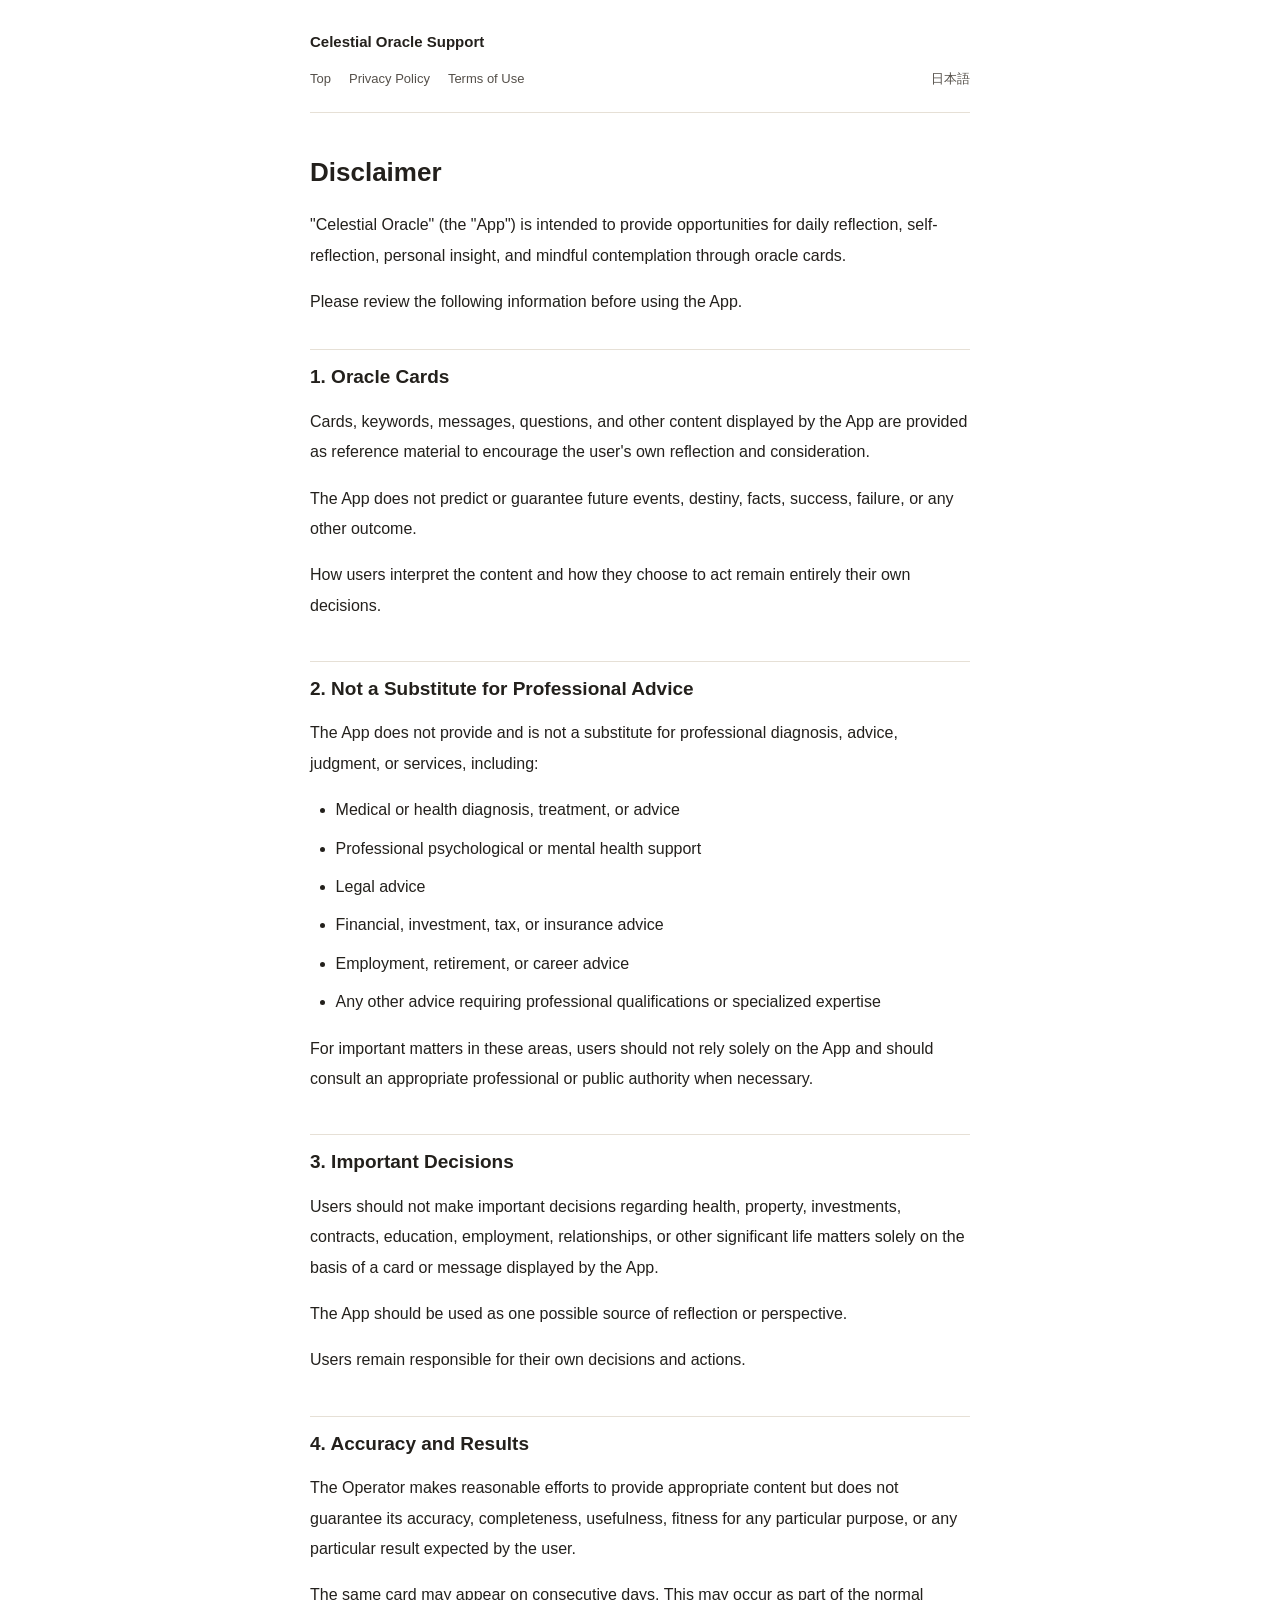
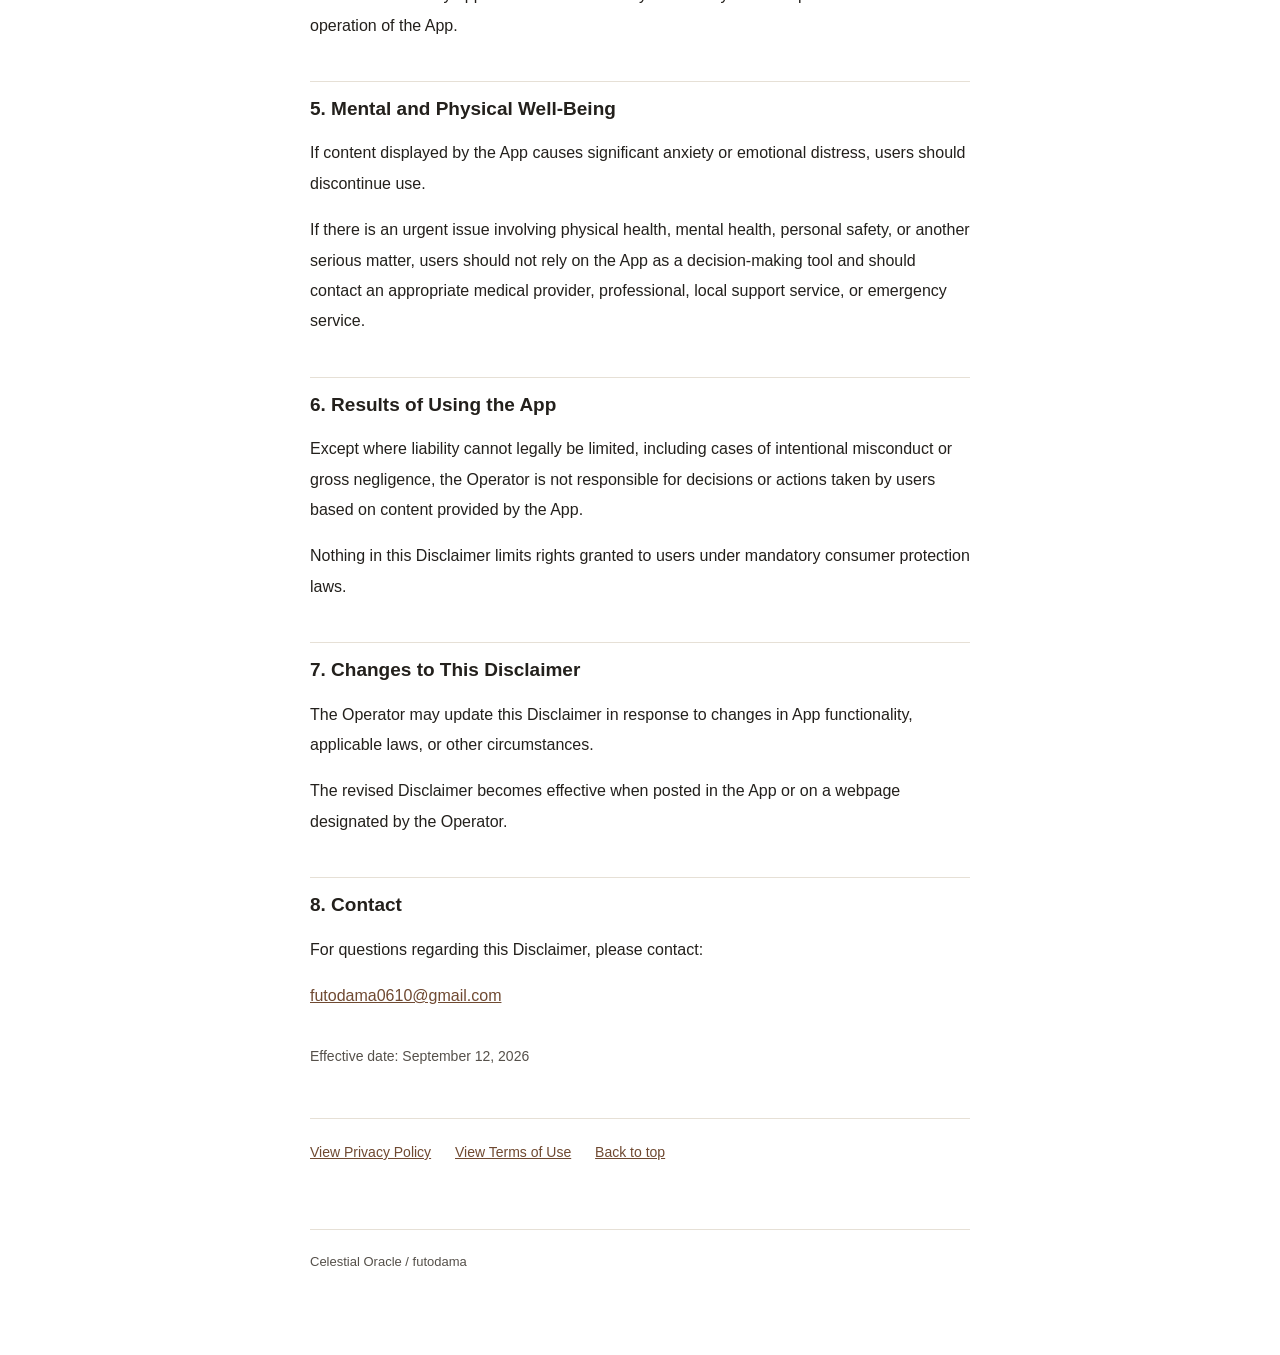
<file: en/disclaimer/index.html>
<!DOCTYPE html>
<html lang="en">
<head>
<meta charset="UTF-8">
<meta name="viewport" content="width=device-width, initial-scale=1">
<title>Disclaimer | Celestial Oracle Support</title>
<meta name="description" content="Celestial Oracle's Disclaimer.">
<link rel="stylesheet" href="../../style.css">
</head>
<body>
<div class="page">

<header class="site-header">
  <p class="site-title"><a href="../">Celestial Oracle Support</a></p>
  <nav class="site-nav" aria-label="Page links">
    <a href="../">Top</a>
    <a href="../privacy/">Privacy Policy</a>
    <a href="../terms/">Terms of Use</a>
    <a class="lang-switch" href="../../disclaimer/">日本語</a>
  </nav>
</header>

<main>
  <h1>Disclaimer</h1>

  <p>"Celestial Oracle" (the "App") is intended to provide opportunities for daily reflection, self-reflection, personal insight, and mindful contemplation through oracle cards.</p>
  <p>Please review the following information before using the App.</p>

  <h2>1. Oracle Cards</h2>
  <p>Cards, keywords, messages, questions, and other content displayed by the App are provided as reference material to encourage the user's own reflection and consideration.</p>
  <p>The App does not predict or guarantee future events, destiny, facts, success, failure, or any other outcome.</p>
  <p>How users interpret the content and how they choose to act remain entirely their own decisions.</p>

  <h2>2. Not a Substitute for Professional Advice</h2>
  <p>The App does not provide and is not a substitute for professional diagnosis, advice, judgment, or services, including:</p>
  <ul>
    <li>Medical or health diagnosis, treatment, or advice</li>
    <li>Professional psychological or mental health support</li>
    <li>Legal advice</li>
    <li>Financial, investment, tax, or insurance advice</li>
    <li>Employment, retirement, or career advice</li>
    <li>Any other advice requiring professional qualifications or specialized expertise</li>
  </ul>
  <p>For important matters in these areas, users should not rely solely on the App and should consult an appropriate professional or public authority when necessary.</p>

  <h2>3. Important Decisions</h2>
  <p>Users should not make important decisions regarding health, property, investments, contracts, education, employment, relationships, or other significant life matters solely on the basis of a card or message displayed by the App.</p>
  <p>The App should be used as one possible source of reflection or perspective.</p>
  <p>Users remain responsible for their own decisions and actions.</p>

  <h2>4. Accuracy and Results</h2>
  <p>The Operator makes reasonable efforts to provide appropriate content but does not guarantee its accuracy, completeness, usefulness, fitness for any particular purpose, or any particular result expected by the user.</p>
  <p>The same card may appear on consecutive days. This may occur as part of the normal operation of the App.</p>

  <h2>5. Mental and Physical Well-Being</h2>
  <p>If content displayed by the App causes significant anxiety or emotional distress, users should discontinue use.</p>
  <p>If there is an urgent issue involving physical health, mental health, personal safety, or another serious matter, users should not rely on the App as a decision-making tool and should contact an appropriate medical provider, professional, local support service, or emergency service.</p>

  <h2>6. Results of Using the App</h2>
  <p>Except where liability cannot legally be limited, including cases of intentional misconduct or gross negligence, the Operator is not responsible for decisions or actions taken by users based on content provided by the App.</p>
  <p>Nothing in this Disclaimer limits rights granted to users under mandatory consumer protection laws.</p>

  <h2>7. Changes to This Disclaimer</h2>
  <p>The Operator may update this Disclaimer in response to changes in App functionality, applicable laws, or other circumstances.</p>
  <p>The revised Disclaimer becomes effective when posted in the App or on a webpage designated by the Operator.</p>

  <h2>8. Contact</h2>
  <p>For questions regarding this Disclaimer, please contact:</p>
  <p><a href="mailto:futodama0610@gmail.com">futodama0610@gmail.com</a></p>

  <p class="updated">Effective date: September 12, 2026</p>

  <div class="page-links">
    <a href="../privacy/">View Privacy Policy</a>
    <a href="../terms/">View Terms of Use</a>
    <a href="../">Back to top</a>
  </div>
</main>

<footer class="site-footer">
  <p>Celestial Oracle / futodama</p>
</footer>

</div>
</body>
</html>
</file>
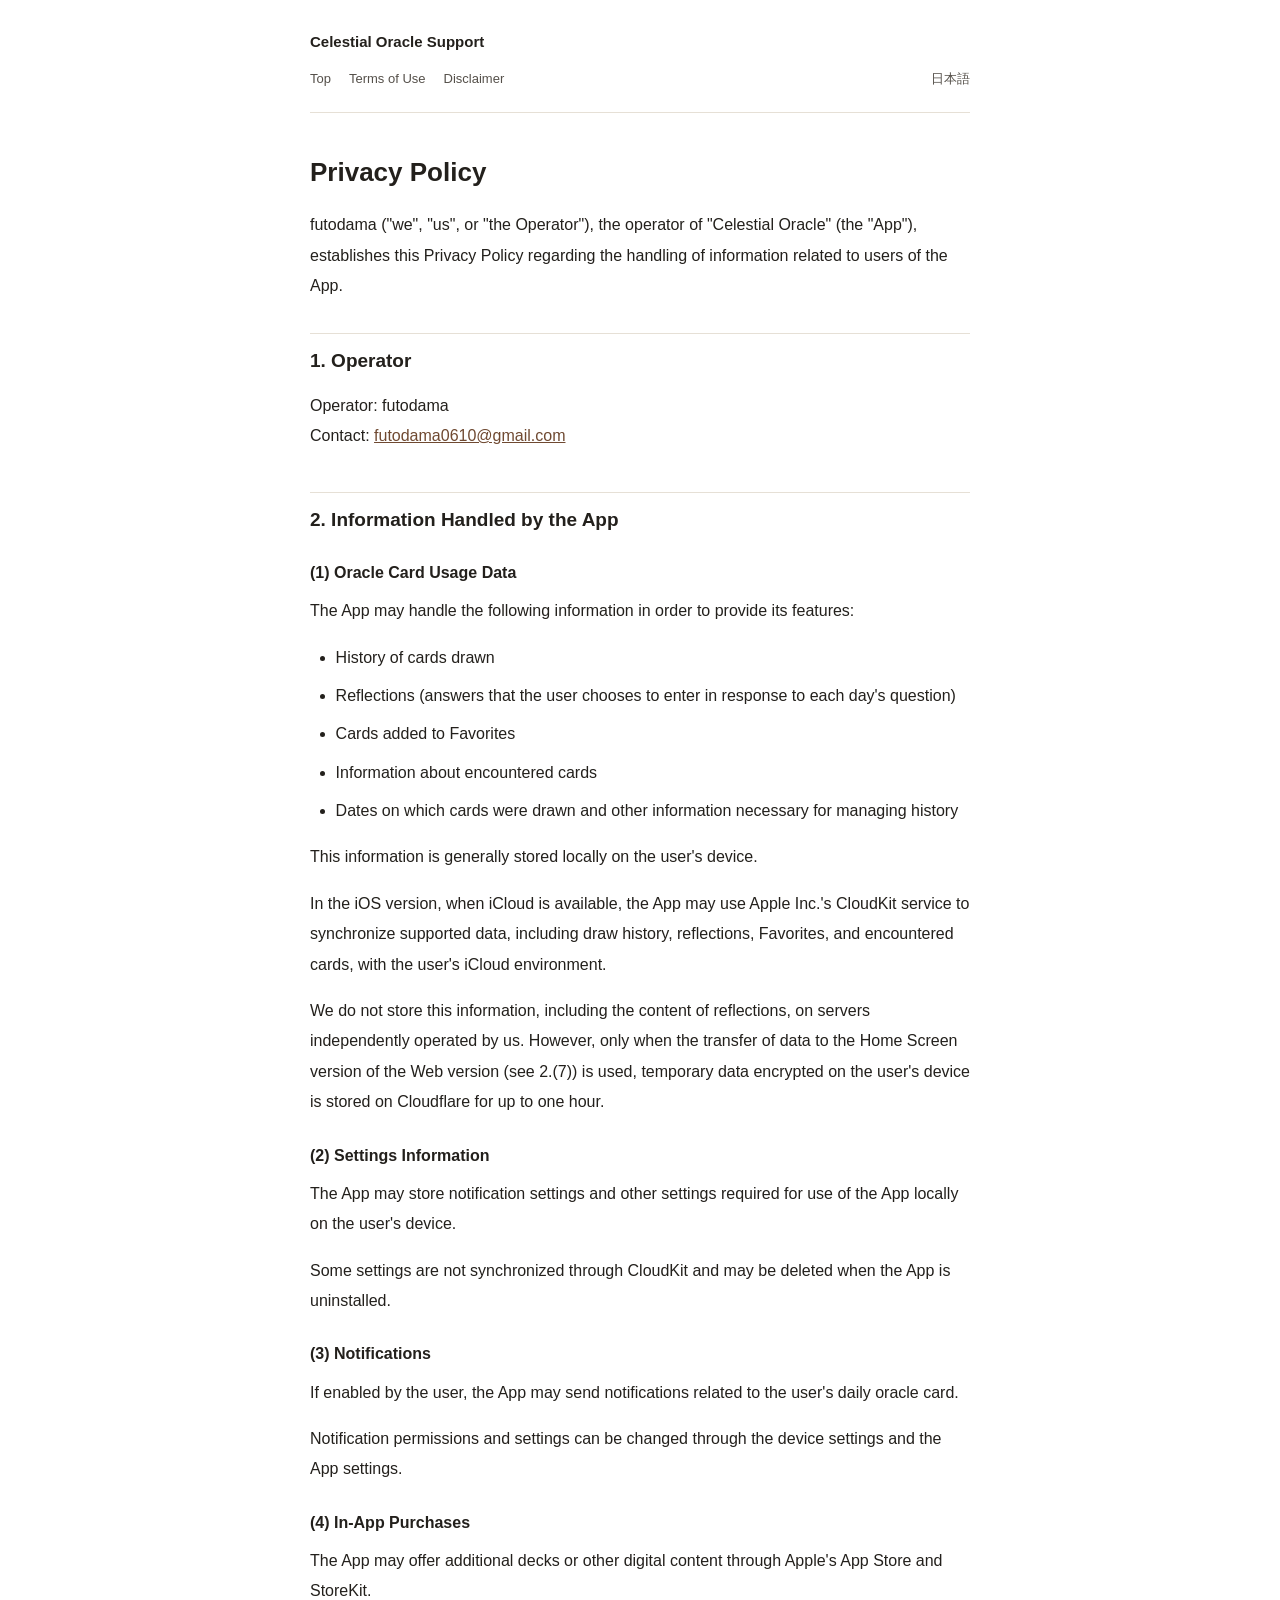
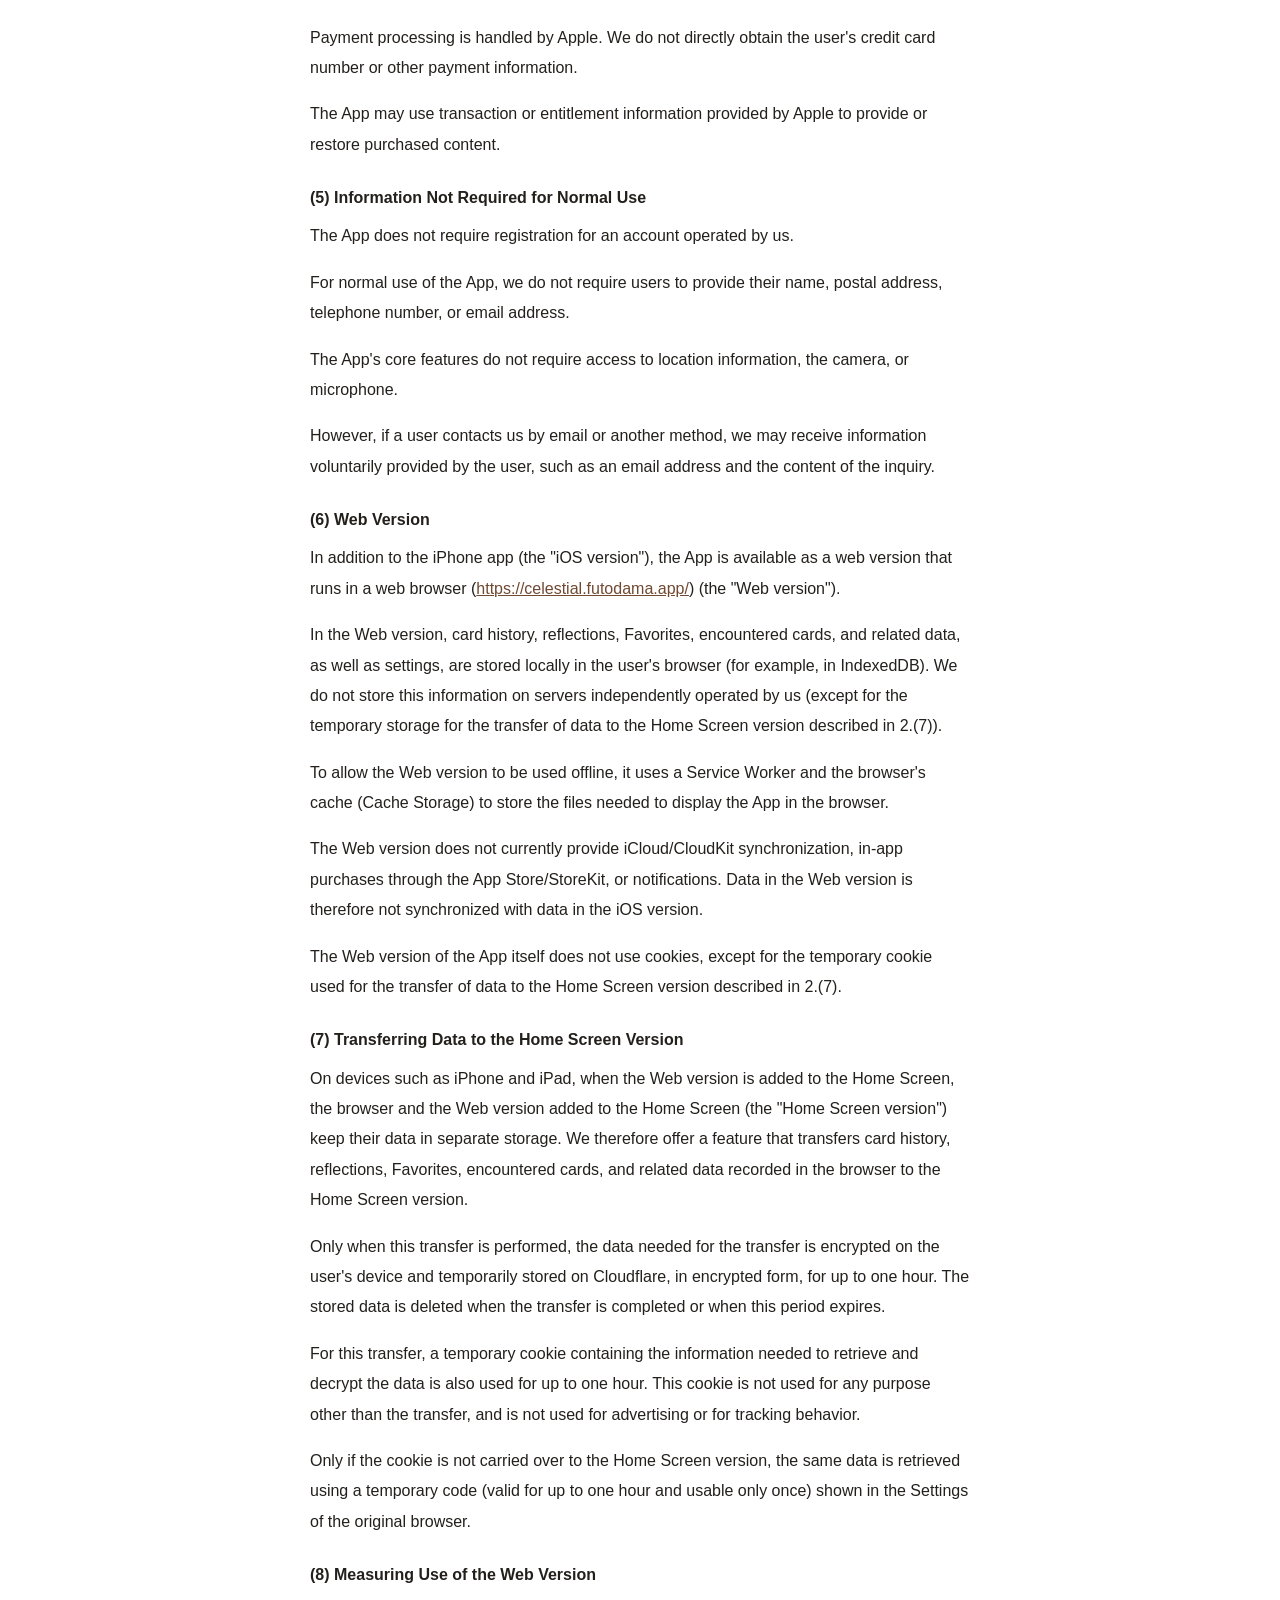
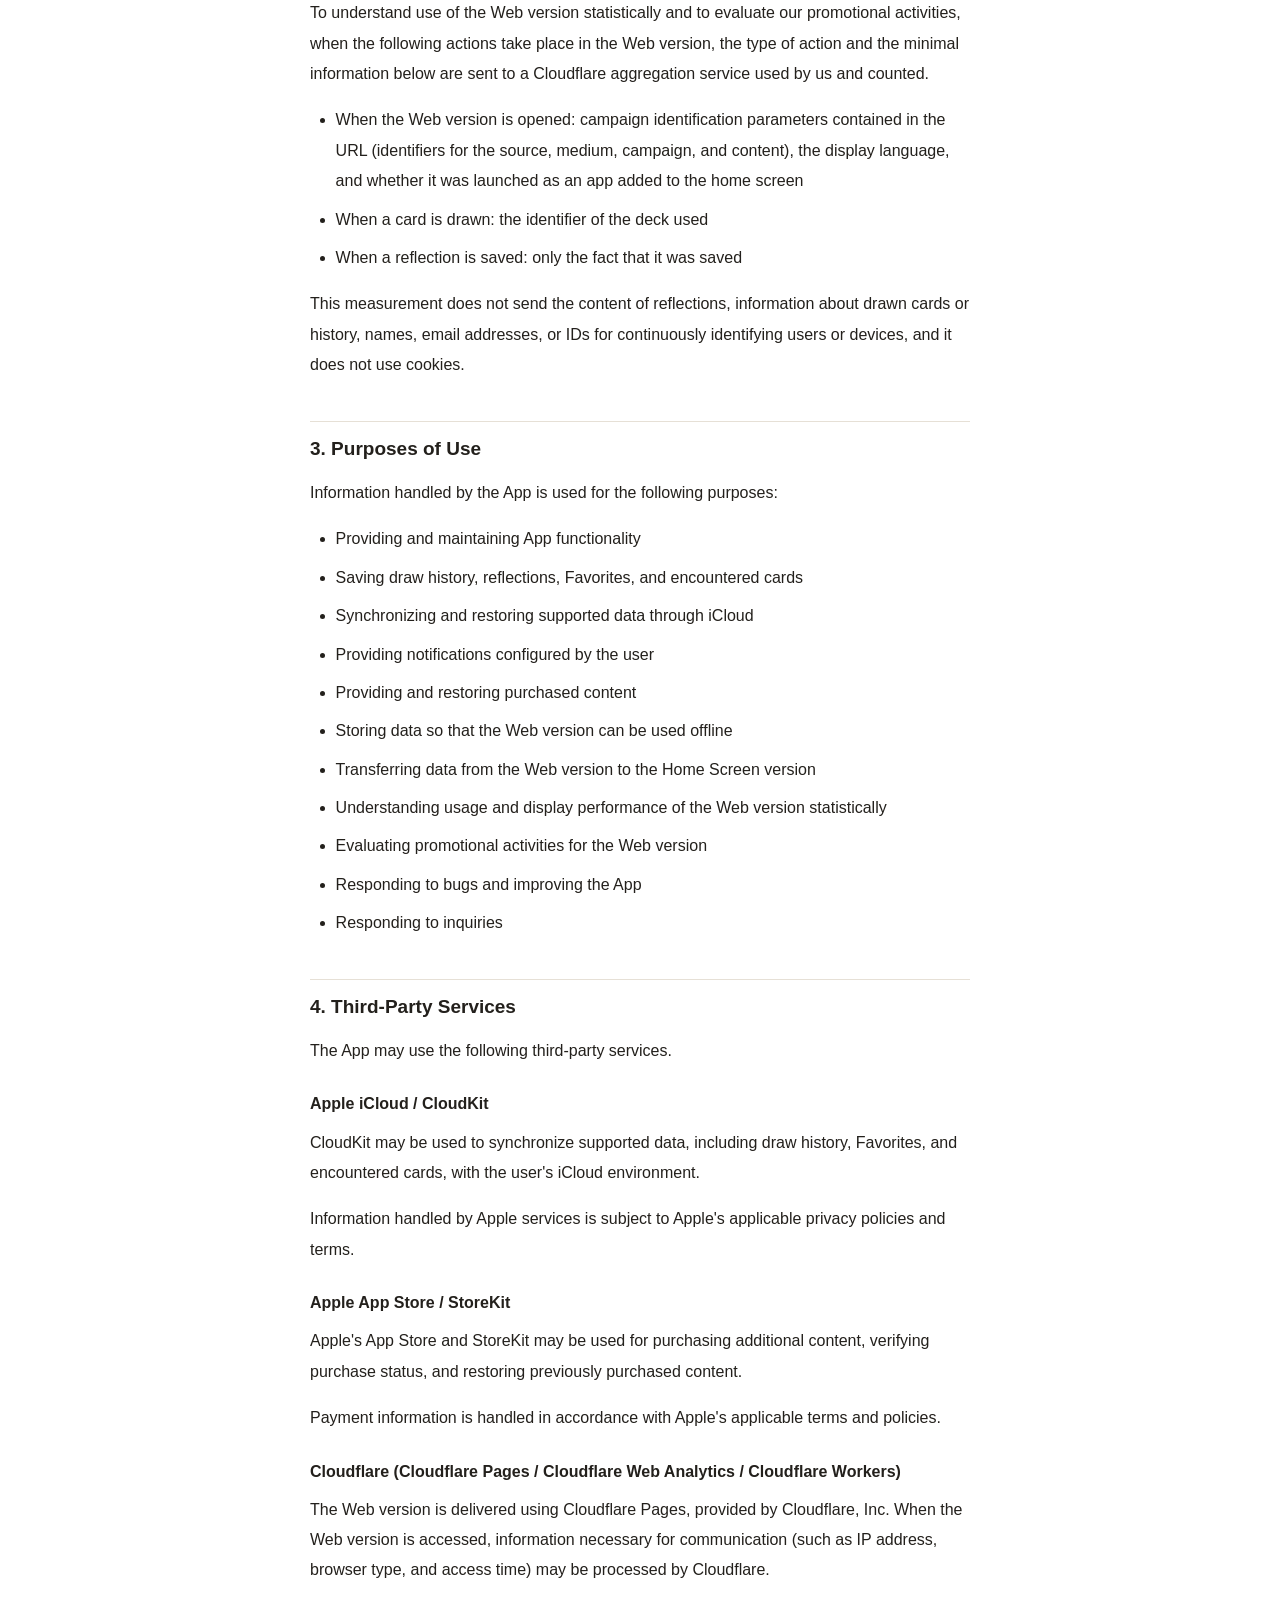
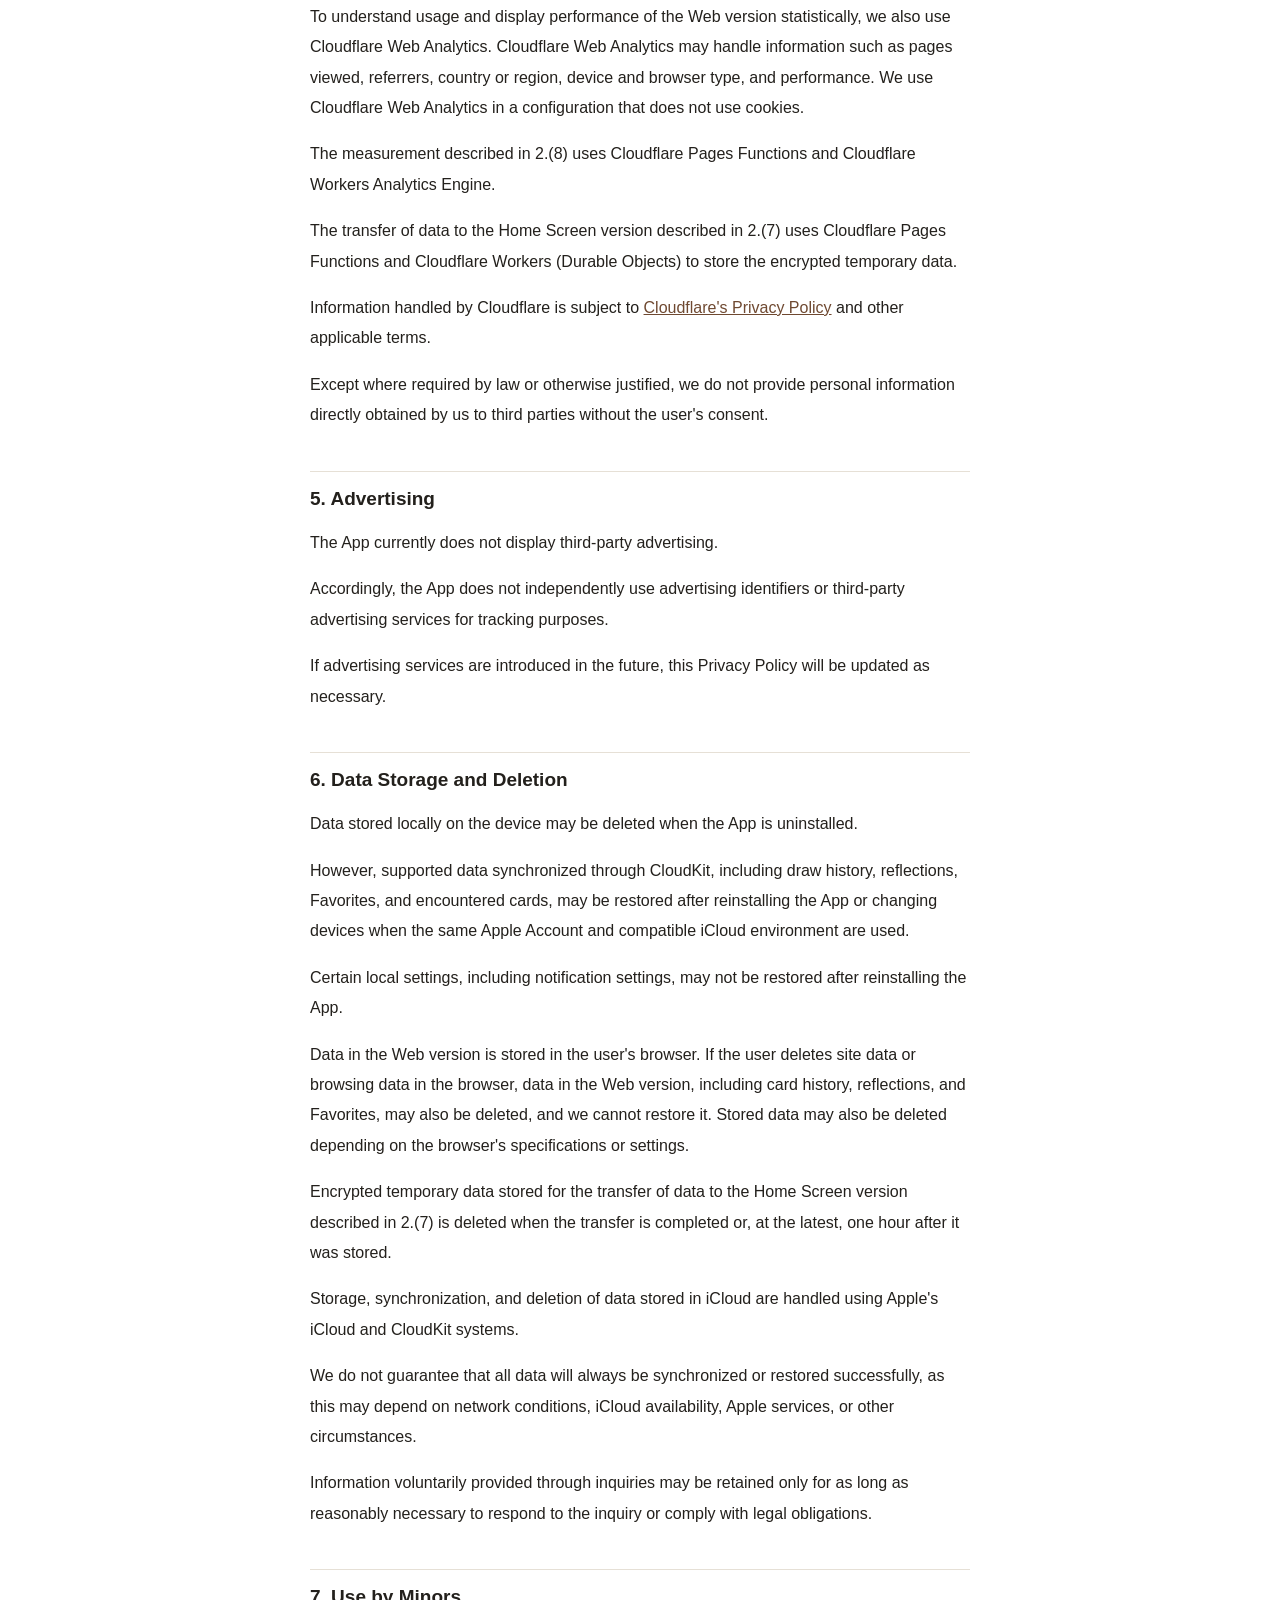
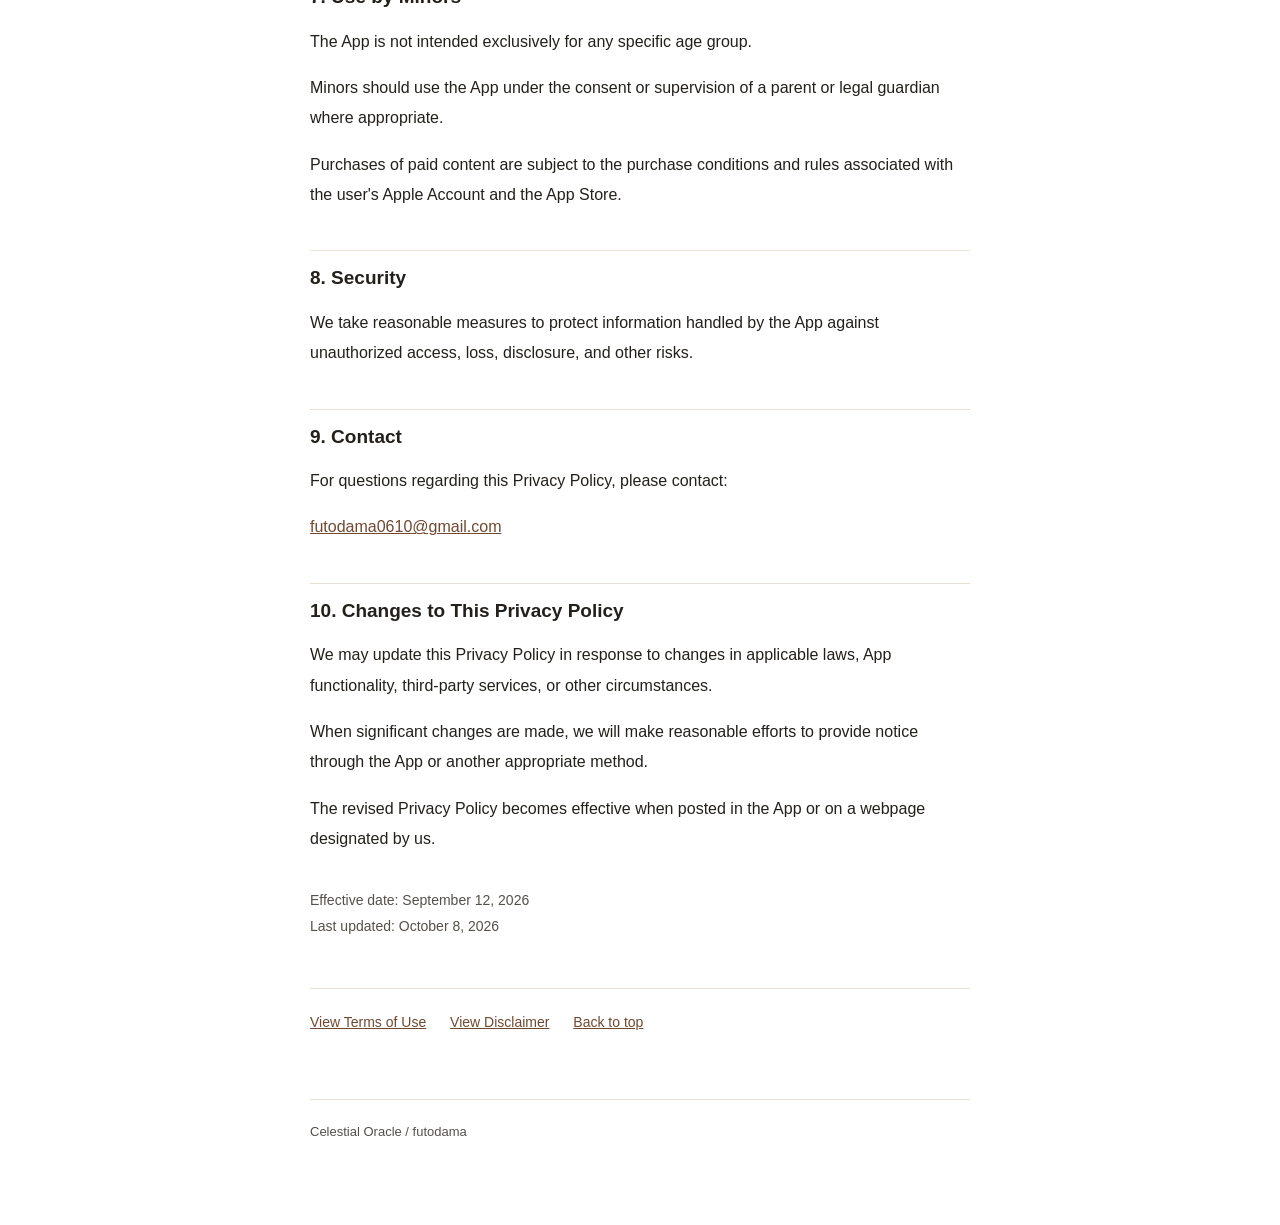
<file: en/privacy/index.html>
<!DOCTYPE html>
<html lang="en">
<head>
<meta charset="UTF-8">
<meta name="viewport" content="width=device-width, initial-scale=1">
<title>Privacy Policy | Celestial Oracle Support</title>
<meta name="description" content="Celestial Oracle's Privacy Policy.">
<link rel="stylesheet" href="../../style.css">
</head>
<body>
<div class="page">

<header class="site-header">
  <p class="site-title"><a href="../">Celestial Oracle Support</a></p>
  <nav class="site-nav" aria-label="Page links">
    <a href="../">Top</a>
    <a href="../terms/">Terms of Use</a>
    <a href="../disclaimer/">Disclaimer</a>
    <a class="lang-switch" href="../../privacy/">日本語</a>
  </nav>
</header>

<main>
  <h1>Privacy Policy</h1>

  <p>futodama ("we", "us", or "the Operator"), the operator of "Celestial Oracle" (the "App"), establishes this Privacy Policy regarding the handling of information related to users of the App.</p>

  <h2>1. Operator</h2>
  <p>Operator: futodama<br>
  Contact: <a href="mailto:futodama0610@gmail.com">futodama0610@gmail.com</a></p>

  <h2>2. Information Handled by the App</h2>

  <h3>(1) Oracle Card Usage Data</h3>
  <p>The App may handle the following information in order to provide its features:</p>
  <ul>
    <li>History of cards drawn</li>
    <li>Reflections (answers that the user chooses to enter in response to each day's question)</li>
    <li>Cards added to Favorites</li>
    <li>Information about encountered cards</li>
    <li>Dates on which cards were drawn and other information necessary for managing history</li>
  </ul>
  <p>This information is generally stored locally on the user's device.</p>
  <p>In the iOS version, when iCloud is available, the App may use Apple Inc.'s CloudKit service to synchronize supported data, including draw history, reflections, Favorites, and encountered cards, with the user's iCloud environment.</p>
  <p>We do not store this information, including the content of reflections, on servers independently operated by us. However, only when the transfer of data to the Home Screen version of the Web version (see 2.(7)) is used, temporary data encrypted on the user's device is stored on Cloudflare for up to one hour.</p>

  <h3>(2) Settings Information</h3>
  <p>The App may store notification settings and other settings required for use of the App locally on the user's device.</p>
  <p>Some settings are not synchronized through CloudKit and may be deleted when the App is uninstalled.</p>

  <h3>(3) Notifications</h3>
  <p>If enabled by the user, the App may send notifications related to the user's daily oracle card.</p>
  <p>Notification permissions and settings can be changed through the device settings and the App settings.</p>

  <h3>(4) In-App Purchases</h3>
  <p>The App may offer additional decks or other digital content through Apple's App Store and StoreKit.</p>
  <p>Payment processing is handled by Apple. We do not directly obtain the user's credit card number or other payment information.</p>
  <p>The App may use transaction or entitlement information provided by Apple to provide or restore purchased content.</p>

  <h3>(5) Information Not Required for Normal Use</h3>
  <p>The App does not require registration for an account operated by us.</p>
  <p>For normal use of the App, we do not require users to provide their name, postal address, telephone number, or email address.</p>
  <p>The App's core features do not require access to location information, the camera, or microphone.</p>
  <p>However, if a user contacts us by email or another method, we may receive information voluntarily provided by the user, such as an email address and the content of the inquiry.</p>

  <h3>(6) Web Version</h3>
  <p>In addition to the iPhone app (the "iOS version"), the App is available as a web version that runs in a web browser (<a href="https://celestial.futodama.app/">https://celestial.futodama.app/</a>) (the "Web version").</p>
  <p>In the Web version, card history, reflections, Favorites, encountered cards, and related data, as well as settings, are stored locally in the user's browser (for example, in IndexedDB). We do not store this information on servers independently operated by us (except for the temporary storage for the transfer of data to the Home Screen version described in 2.(7)).</p>
  <p>To allow the Web version to be used offline, it uses a Service Worker and the browser's cache (Cache Storage) to store the files needed to display the App in the browser.</p>
  <p>The Web version does not currently provide iCloud/CloudKit synchronization, in-app purchases through the App Store/StoreKit, or notifications. Data in the Web version is therefore not synchronized with data in the iOS version.</p>
  <p>The Web version of the App itself does not use cookies, except for the temporary cookie used for the transfer of data to the Home Screen version described in 2.(7).</p>

  <h3>(7) Transferring Data to the Home Screen Version</h3>
  <p>On devices such as iPhone and iPad, when the Web version is added to the Home Screen, the browser and the Web version added to the Home Screen (the "Home Screen version") keep their data in separate storage. We therefore offer a feature that transfers card history, reflections, Favorites, encountered cards, and related data recorded in the browser to the Home Screen version.</p>
  <p>Only when this transfer is performed, the data needed for the transfer is encrypted on the user's device and temporarily stored on Cloudflare, in encrypted form, for up to one hour. The stored data is deleted when the transfer is completed or when this period expires.</p>
  <p>For this transfer, a temporary cookie containing the information needed to retrieve and decrypt the data is also used for up to one hour. This cookie is not used for any purpose other than the transfer, and is not used for advertising or for tracking behavior.</p>
  <p>Only if the cookie is not carried over to the Home Screen version, the same data is retrieved using a temporary code (valid for up to one hour and usable only once) shown in the Settings of the original browser.</p>

  <h3>(8) Measuring Use of the Web Version</h3>
  <p>To understand use of the Web version statistically and to evaluate our promotional activities, when the following actions take place in the Web version, the type of action and the minimal information below are sent to a Cloudflare aggregation service used by us and counted.</p>
  <ul>
    <li>When the Web version is opened: campaign identification parameters contained in the URL (identifiers for the source, medium, campaign, and content), the display language, and whether it was launched as an app added to the home screen</li>
    <li>When a card is drawn: the identifier of the deck used</li>
    <li>When a reflection is saved: only the fact that it was saved</li>
  </ul>
  <p>This measurement does not send the content of reflections, information about drawn cards or history, names, email addresses, or IDs for continuously identifying users or devices, and it does not use cookies.</p>

  <h2>3. Purposes of Use</h2>
  <p>Information handled by the App is used for the following purposes:</p>
  <ul>
    <li>Providing and maintaining App functionality</li>
    <li>Saving draw history, reflections, Favorites, and encountered cards</li>
    <li>Synchronizing and restoring supported data through iCloud</li>
    <li>Providing notifications configured by the user</li>
    <li>Providing and restoring purchased content</li>
    <li>Storing data so that the Web version can be used offline</li>
    <li>Transferring data from the Web version to the Home Screen version</li>
    <li>Understanding usage and display performance of the Web version statistically</li>
    <li>Evaluating promotional activities for the Web version</li>
    <li>Responding to bugs and improving the App</li>
    <li>Responding to inquiries</li>
  </ul>

  <h2>4. Third-Party Services</h2>
  <p>The App may use the following third-party services.</p>

  <h3>Apple iCloud / CloudKit</h3>
  <p>CloudKit may be used to synchronize supported data, including draw history, Favorites, and encountered cards, with the user's iCloud environment.</p>
  <p>Information handled by Apple services is subject to Apple's applicable privacy policies and terms.</p>

  <h3>Apple App Store / StoreKit</h3>
  <p>Apple's App Store and StoreKit may be used for purchasing additional content, verifying purchase status, and restoring previously purchased content.</p>
  <p>Payment information is handled in accordance with Apple's applicable terms and policies.</p>

  <h3>Cloudflare (Cloudflare Pages / Cloudflare Web Analytics / Cloudflare Workers)</h3>
  <p>The Web version is delivered using Cloudflare Pages, provided by Cloudflare, Inc. When the Web version is accessed, information necessary for communication (such as IP address, browser type, and access time) may be processed by Cloudflare.</p>
  <p>To understand usage and display performance of the Web version statistically, we also use Cloudflare Web Analytics. Cloudflare Web Analytics may handle information such as pages viewed, referrers, country or region, device and browser type, and performance. We use Cloudflare Web Analytics in a configuration that does not use cookies.</p>
  <p>The measurement described in 2.(8) uses Cloudflare Pages Functions and Cloudflare Workers Analytics Engine.</p>
  <p>The transfer of data to the Home Screen version described in 2.(7) uses Cloudflare Pages Functions and Cloudflare Workers (Durable Objects) to store the encrypted temporary data.</p>
  <p>Information handled by Cloudflare is subject to <a href="https://www.cloudflare.com/privacypolicy/">Cloudflare's Privacy Policy</a> and other applicable terms.</p>

  <p>Except where required by law or otherwise justified, we do not provide personal information directly obtained by us to third parties without the user's consent.</p>

  <h2>5. Advertising</h2>
  <p>The App currently does not display third-party advertising.</p>
  <p>Accordingly, the App does not independently use advertising identifiers or third-party advertising services for tracking purposes.</p>
  <p>If advertising services are introduced in the future, this Privacy Policy will be updated as necessary.</p>

  <h2>6. Data Storage and Deletion</h2>
  <p>Data stored locally on the device may be deleted when the App is uninstalled.</p>
  <p>However, supported data synchronized through CloudKit, including draw history, reflections, Favorites, and encountered cards, may be restored after reinstalling the App or changing devices when the same Apple Account and compatible iCloud environment are used.</p>
  <p>Certain local settings, including notification settings, may not be restored after reinstalling the App.</p>
  <p>Data in the Web version is stored in the user's browser. If the user deletes site data or browsing data in the browser, data in the Web version, including card history, reflections, and Favorites, may also be deleted, and we cannot restore it. Stored data may also be deleted depending on the browser's specifications or settings.</p>
  <p>Encrypted temporary data stored for the transfer of data to the Home Screen version described in 2.(7) is deleted when the transfer is completed or, at the latest, one hour after it was stored.</p>
  <p>Storage, synchronization, and deletion of data stored in iCloud are handled using Apple's iCloud and CloudKit systems.</p>
  <p>We do not guarantee that all data will always be synchronized or restored successfully, as this may depend on network conditions, iCloud availability, Apple services, or other circumstances.</p>
  <p>Information voluntarily provided through inquiries may be retained only for as long as reasonably necessary to respond to the inquiry or comply with legal obligations.</p>

  <h2>7. Use by Minors</h2>
  <p>The App is not intended exclusively for any specific age group.</p>
  <p>Minors should use the App under the consent or supervision of a parent or legal guardian where appropriate.</p>
  <p>Purchases of paid content are subject to the purchase conditions and rules associated with the user's Apple Account and the App Store.</p>

  <h2>8. Security</h2>
  <p>We take reasonable measures to protect information handled by the App against unauthorized access, loss, disclosure, and other risks.</p>

  <h2>9. Contact</h2>
  <p>For questions regarding this Privacy Policy, please contact:</p>
  <p><a href="mailto:futodama0610@gmail.com">futodama0610@gmail.com</a></p>

  <h2>10. Changes to This Privacy Policy</h2>
  <p>We may update this Privacy Policy in response to changes in applicable laws, App functionality, third-party services, or other circumstances.</p>
  <p>When significant changes are made, we will make reasonable efforts to provide notice through the App or another appropriate method.</p>
  <p>The revised Privacy Policy becomes effective when posted in the App or on a webpage designated by us.</p>

  <p class="updated">Effective date: September 12, 2026<br>
  Last updated: October 8, 2026</p>

  <div class="page-links">
    <a href="../terms/">View Terms of Use</a>
    <a href="../disclaimer/">View Disclaimer</a>
    <a href="../">Back to top</a>
  </div>
</main>

<footer class="site-footer">
  <p>Celestial Oracle / futodama</p>
</footer>

</div>
</body>
</html>
</file>
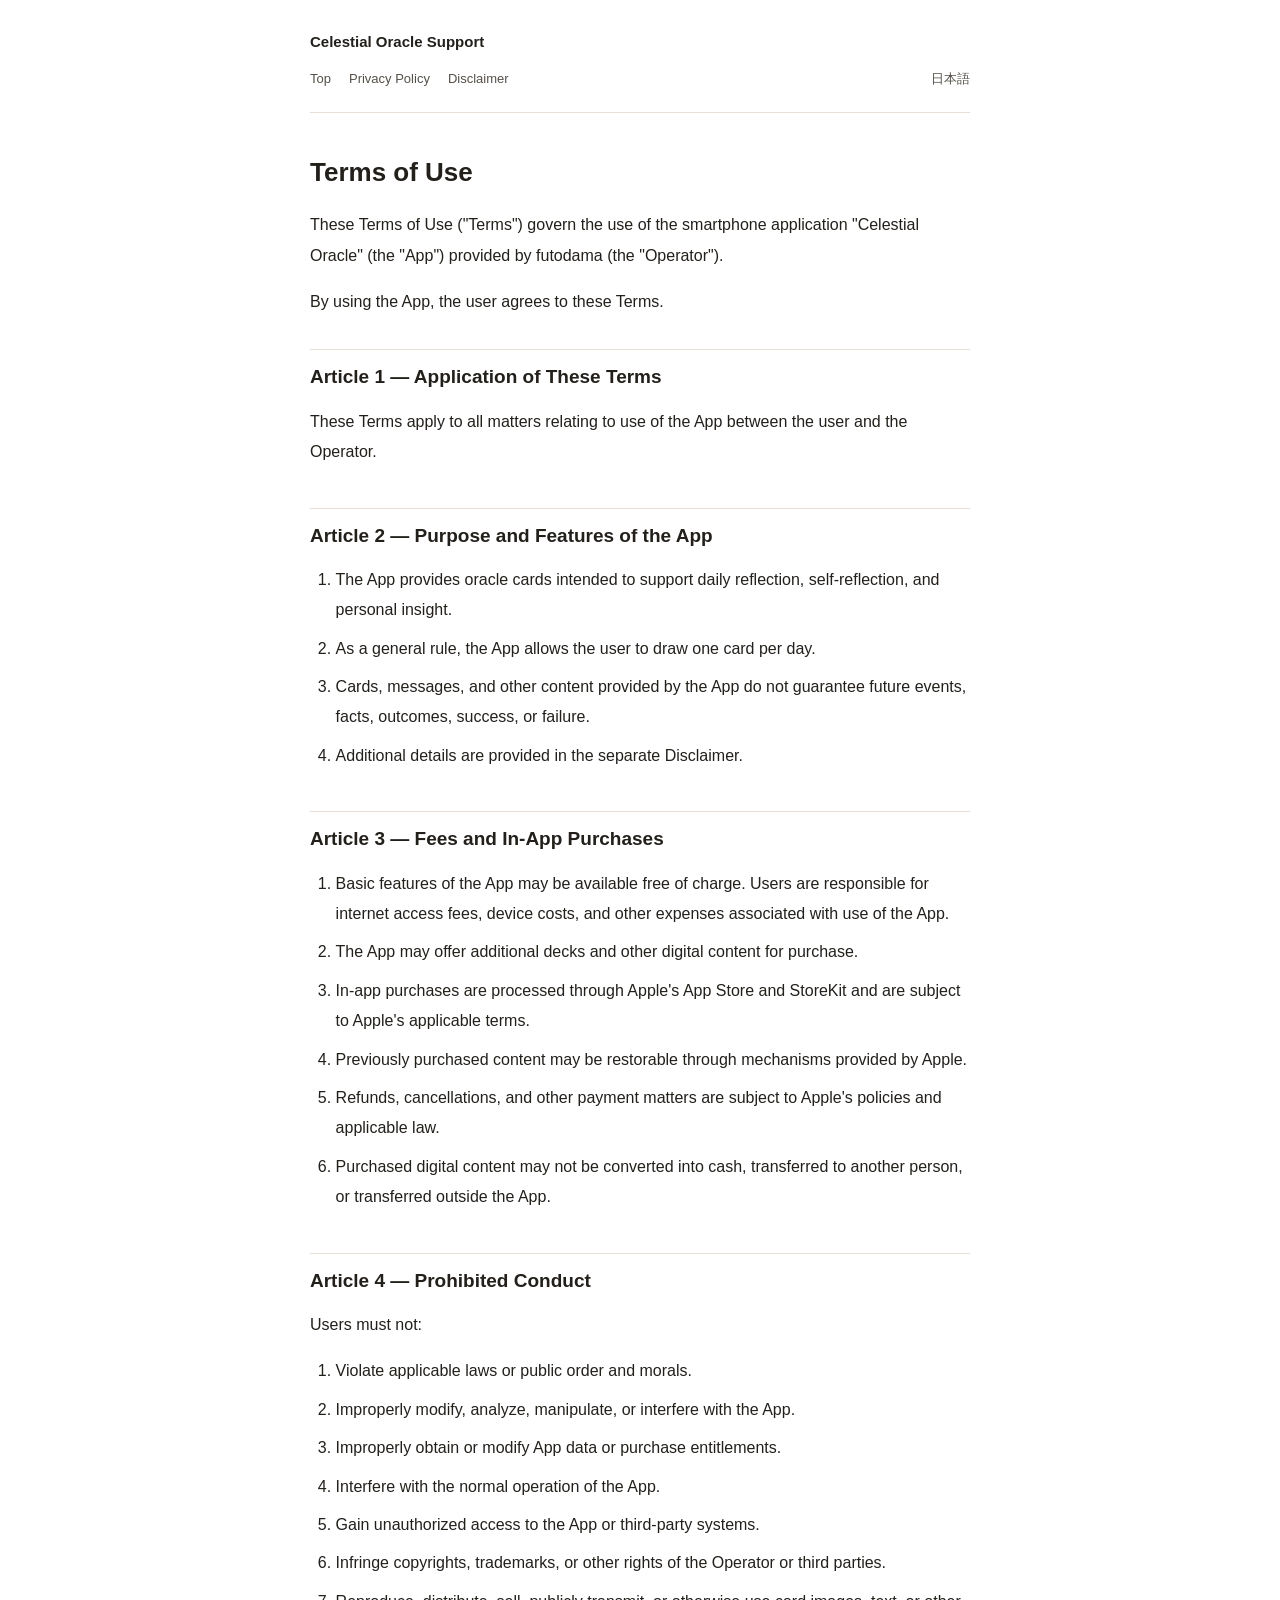
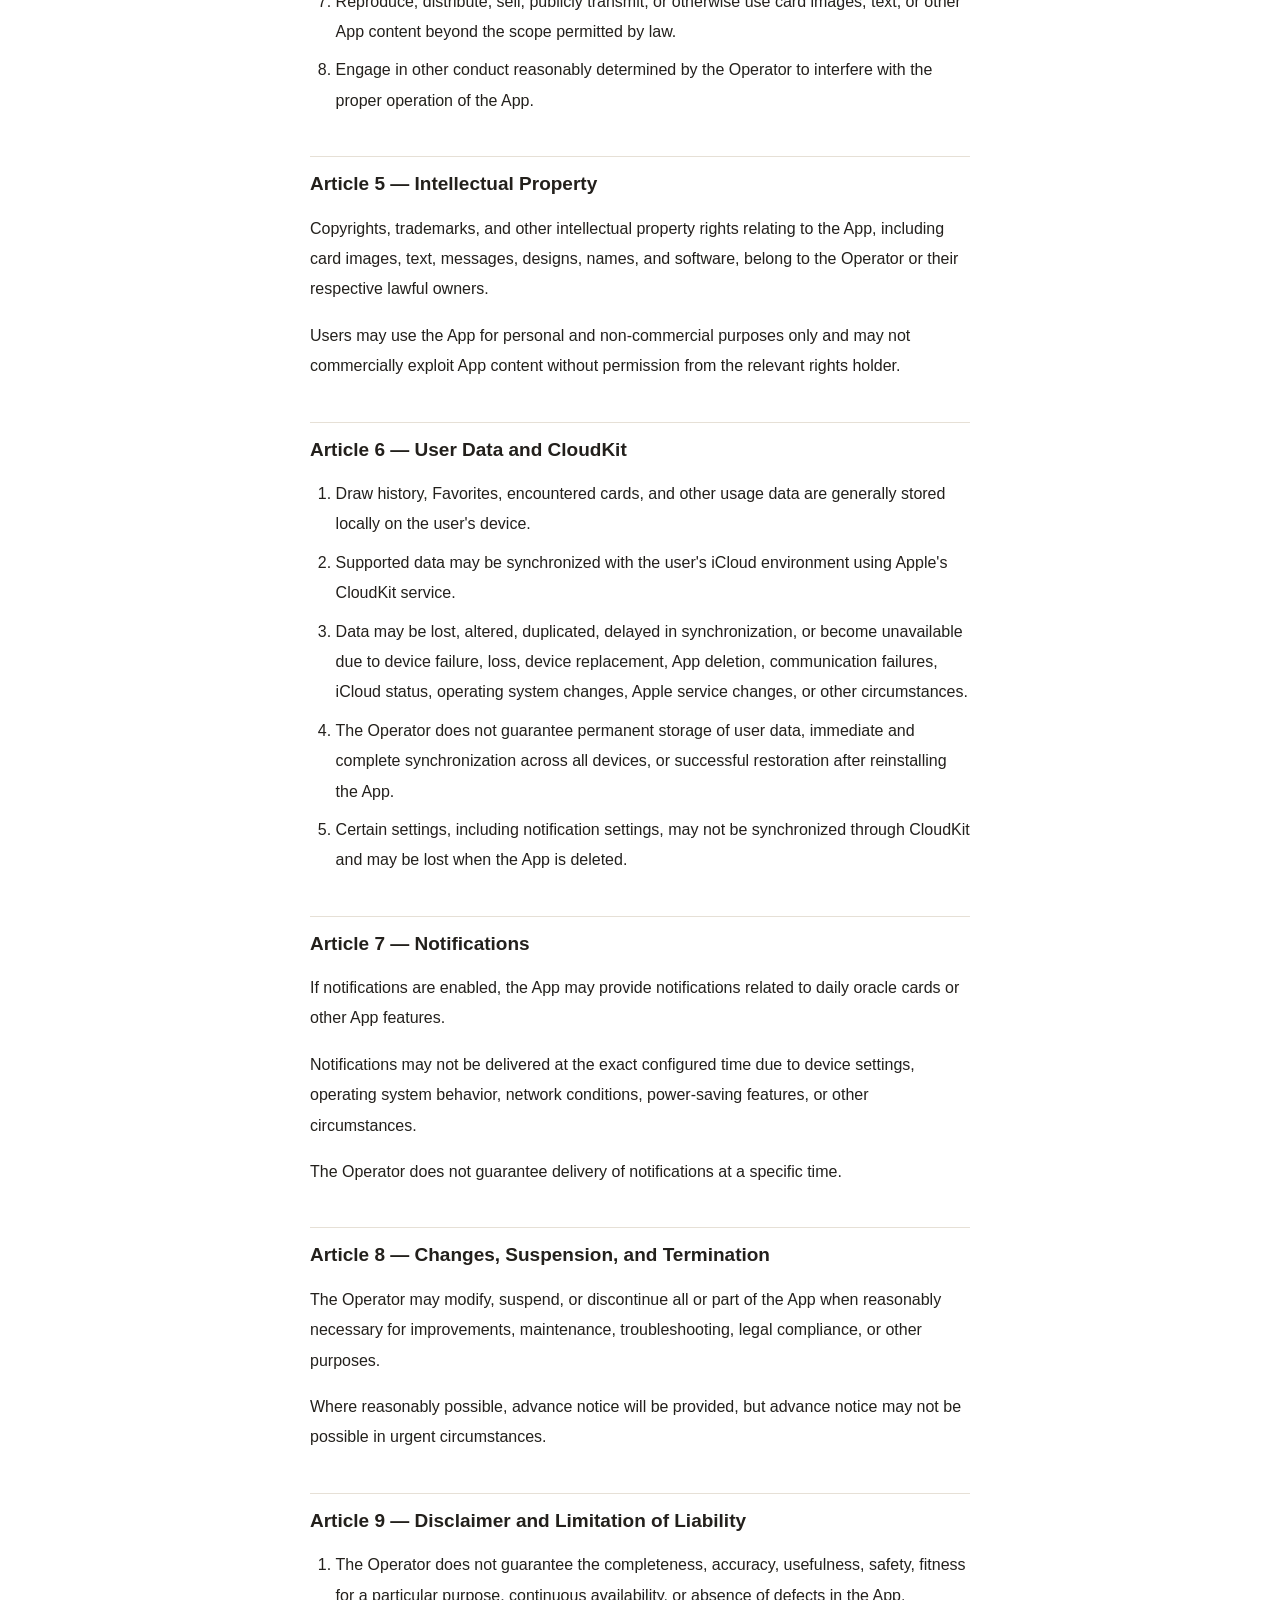
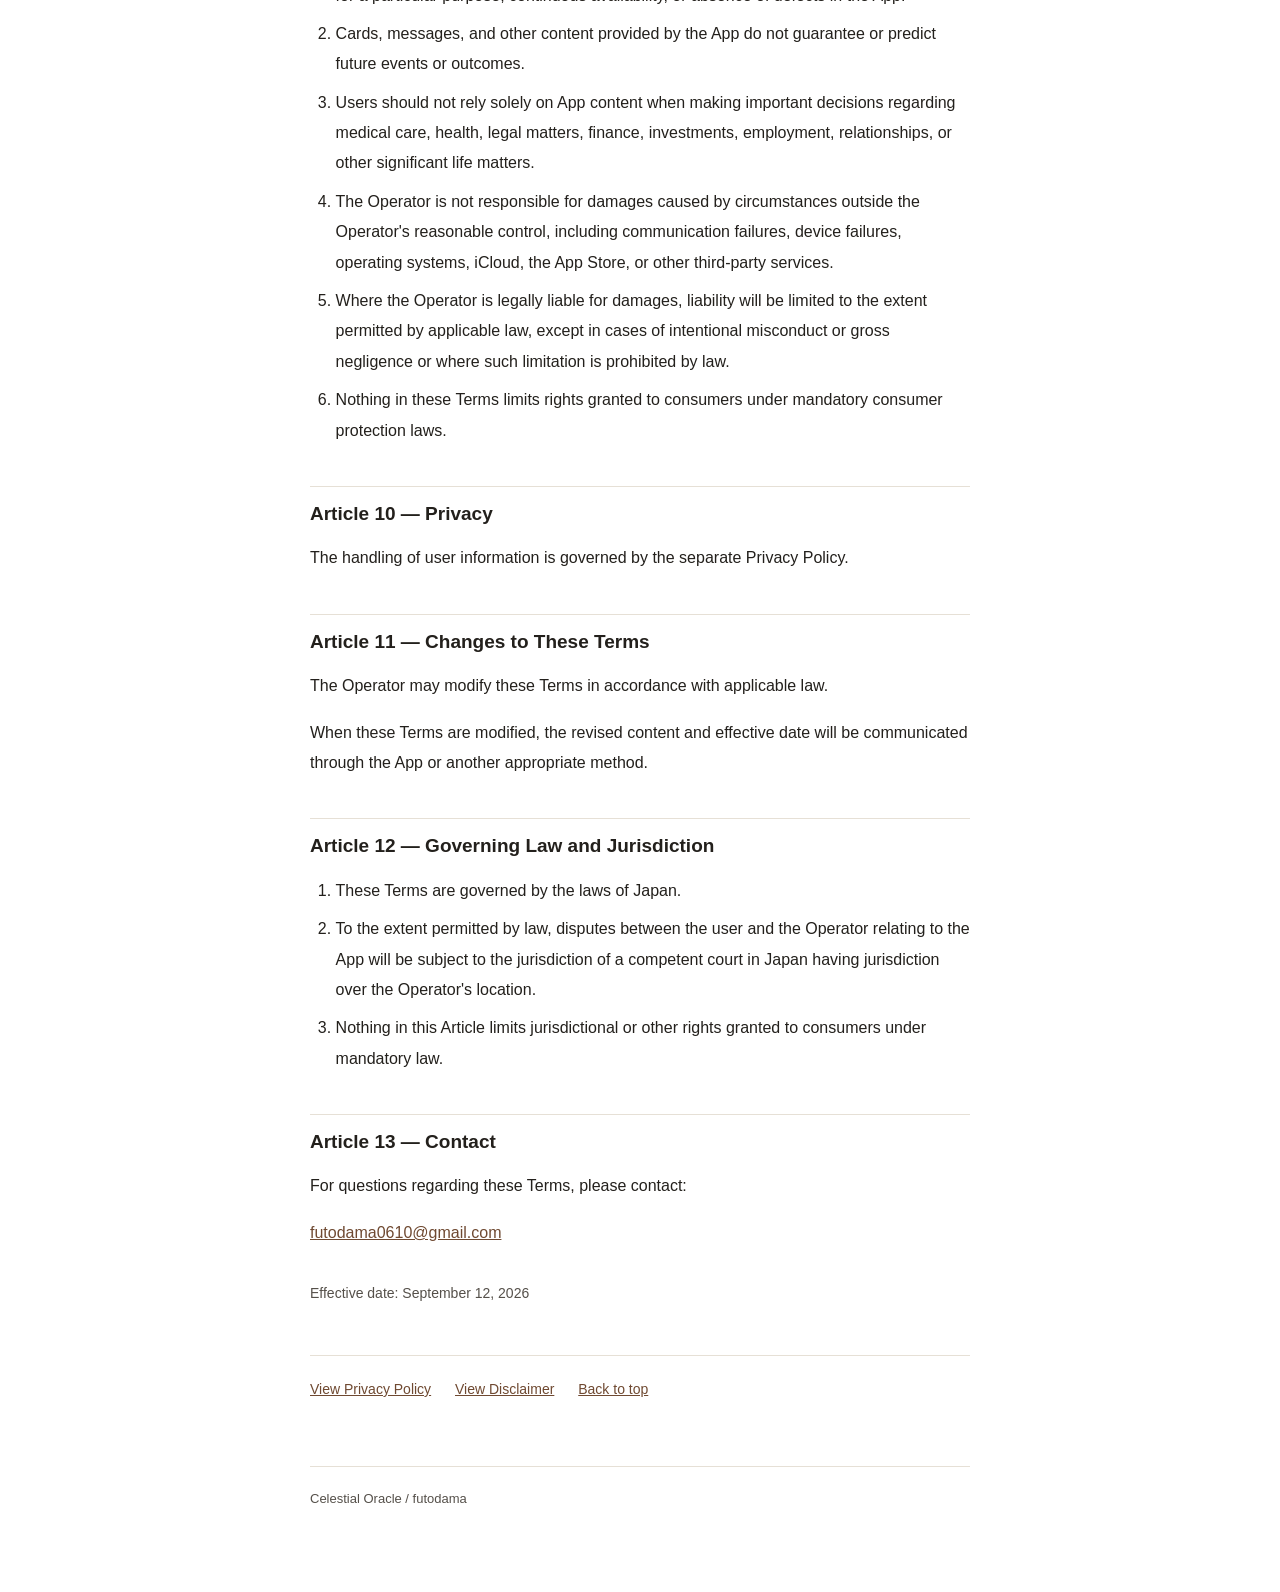
<file: en/terms/index.html>
<!DOCTYPE html>
<html lang="en">
<head>
<meta charset="UTF-8">
<meta name="viewport" content="width=device-width, initial-scale=1">
<title>Terms of Use | Celestial Oracle Support</title>
<meta name="description" content="Celestial Oracle's Terms of Use.">
<link rel="stylesheet" href="../../style.css">
</head>
<body>
<div class="page">

<header class="site-header">
  <p class="site-title"><a href="../">Celestial Oracle Support</a></p>
  <nav class="site-nav" aria-label="Page links">
    <a href="../">Top</a>
    <a href="../privacy/">Privacy Policy</a>
    <a href="../disclaimer/">Disclaimer</a>
    <a class="lang-switch" href="../../terms/">日本語</a>
  </nav>
</header>

<main>
  <h1>Terms of Use</h1>

  <p>These Terms of Use ("Terms") govern the use of the smartphone application "Celestial Oracle" (the "App") provided by futodama (the "Operator").</p>
  <p>By using the App, the user agrees to these Terms.</p>

  <h2>Article 1 — Application of These Terms</h2>
  <p>These Terms apply to all matters relating to use of the App between the user and the Operator.</p>

  <h2>Article 2 — Purpose and Features of the App</h2>
  <ol>
    <li>The App provides oracle cards intended to support daily reflection, self-reflection, and personal insight.</li>
    <li>As a general rule, the App allows the user to draw one card per day.</li>
    <li>Cards, messages, and other content provided by the App do not guarantee future events, facts, outcomes, success, or failure.</li>
    <li>Additional details are provided in the separate Disclaimer.</li>
  </ol>

  <h2>Article 3 — Fees and In-App Purchases</h2>
  <ol>
    <li>Basic features of the App may be available free of charge. Users are responsible for internet access fees, device costs, and other expenses associated with use of the App.</li>
    <li>The App may offer additional decks and other digital content for purchase.</li>
    <li>In-app purchases are processed through Apple's App Store and StoreKit and are subject to Apple's applicable terms.</li>
    <li>Previously purchased content may be restorable through mechanisms provided by Apple.</li>
    <li>Refunds, cancellations, and other payment matters are subject to Apple's policies and applicable law.</li>
    <li>Purchased digital content may not be converted into cash, transferred to another person, or transferred outside the App.</li>
  </ol>

  <h2>Article 4 — Prohibited Conduct</h2>
  <p>Users must not:</p>
  <ol>
    <li>Violate applicable laws or public order and morals.</li>
    <li>Improperly modify, analyze, manipulate, or interfere with the App.</li>
    <li>Improperly obtain or modify App data or purchase entitlements.</li>
    <li>Interfere with the normal operation of the App.</li>
    <li>Gain unauthorized access to the App or third-party systems.</li>
    <li>Infringe copyrights, trademarks, or other rights of the Operator or third parties.</li>
    <li>Reproduce, distribute, sell, publicly transmit, or otherwise use card images, text, or other App content beyond the scope permitted by law.</li>
    <li>Engage in other conduct reasonably determined by the Operator to interfere with the proper operation of the App.</li>
  </ol>

  <h2>Article 5 — Intellectual Property</h2>
  <p>Copyrights, trademarks, and other intellectual property rights relating to the App, including card images, text, messages, designs, names, and software, belong to the Operator or their respective lawful owners.</p>
  <p>Users may use the App for personal and non-commercial purposes only and may not commercially exploit App content without permission from the relevant rights holder.</p>

  <h2>Article 6 — User Data and CloudKit</h2>
  <ol>
    <li>Draw history, Favorites, encountered cards, and other usage data are generally stored locally on the user's device.</li>
    <li>Supported data may be synchronized with the user's iCloud environment using Apple's CloudKit service.</li>
    <li>Data may be lost, altered, duplicated, delayed in synchronization, or become unavailable due to device failure, loss, device replacement, App deletion, communication failures, iCloud status, operating system changes, Apple service changes, or other circumstances.</li>
    <li>The Operator does not guarantee permanent storage of user data, immediate and complete synchronization across all devices, or successful restoration after reinstalling the App.</li>
    <li>Certain settings, including notification settings, may not be synchronized through CloudKit and may be lost when the App is deleted.</li>
  </ol>

  <h2>Article 7 — Notifications</h2>
  <p>If notifications are enabled, the App may provide notifications related to daily oracle cards or other App features.</p>
  <p>Notifications may not be delivered at the exact configured time due to device settings, operating system behavior, network conditions, power-saving features, or other circumstances.</p>
  <p>The Operator does not guarantee delivery of notifications at a specific time.</p>

  <h2>Article 8 — Changes, Suspension, and Termination</h2>
  <p>The Operator may modify, suspend, or discontinue all or part of the App when reasonably necessary for improvements, maintenance, troubleshooting, legal compliance, or other purposes.</p>
  <p>Where reasonably possible, advance notice will be provided, but advance notice may not be possible in urgent circumstances.</p>

  <h2>Article 9 — Disclaimer and Limitation of Liability</h2>
  <ol>
    <li>The Operator does not guarantee the completeness, accuracy, usefulness, safety, fitness for a particular purpose, continuous availability, or absence of defects in the App.</li>
    <li>Cards, messages, and other content provided by the App do not guarantee or predict future events or outcomes.</li>
    <li>Users should not rely solely on App content when making important decisions regarding medical care, health, legal matters, finance, investments, employment, relationships, or other significant life matters.</li>
    <li>The Operator is not responsible for damages caused by circumstances outside the Operator's reasonable control, including communication failures, device failures, operating systems, iCloud, the App Store, or other third-party services.</li>
    <li>Where the Operator is legally liable for damages, liability will be limited to the extent permitted by applicable law, except in cases of intentional misconduct or gross negligence or where such limitation is prohibited by law.</li>
    <li>Nothing in these Terms limits rights granted to consumers under mandatory consumer protection laws.</li>
  </ol>

  <h2>Article 10 — Privacy</h2>
  <p>The handling of user information is governed by the separate Privacy Policy.</p>

  <h2>Article 11 — Changes to These Terms</h2>
  <p>The Operator may modify these Terms in accordance with applicable law.</p>
  <p>When these Terms are modified, the revised content and effective date will be communicated through the App or another appropriate method.</p>

  <h2>Article 12 — Governing Law and Jurisdiction</h2>
  <ol>
    <li>These Terms are governed by the laws of Japan.</li>
    <li>To the extent permitted by law, disputes between the user and the Operator relating to the App will be subject to the jurisdiction of a competent court in Japan having jurisdiction over the Operator's location.</li>
    <li>Nothing in this Article limits jurisdictional or other rights granted to consumers under mandatory law.</li>
  </ol>

  <h2>Article 13 — Contact</h2>
  <p>For questions regarding these Terms, please contact:</p>
  <p><a href="mailto:futodama0610@gmail.com">futodama0610@gmail.com</a></p>

  <p class="updated">Effective date: September 12, 2026</p>

  <div class="page-links">
    <a href="../privacy/">View Privacy Policy</a>
    <a href="../disclaimer/">View Disclaimer</a>
    <a href="../">Back to top</a>
  </div>
</main>

<footer class="site-footer">
  <p>Celestial Oracle / futodama</p>
</footer>

</div>
</body>
</html>
</file>
<file: style.css>
/* Celestial Oracle サポートサイト 共通スタイル
   外部フォント・外部画像・CDNは使用しない(OS標準フォントのみ)。 */

:root {
  --color-bg: #ffffff;
  --color-text: #23201c;
  --color-text-soft: #55504a;
  --color-accent: #6f4931;
  --color-rule: #e6e0d6;
  --color-surface: #fbfaf7;
}

* {
  box-sizing: border-box;
}

html {
  -webkit-text-size-adjust: 100%;
}

body {
  margin: 0;
  background: var(--color-bg);
  color: var(--color-text);
  font-family: -apple-system, BlinkMacSystemFont, "Hiragino Sans",
    "Hiragino Kaku Gothic ProN", "Yu Gothic", Meiryo, sans-serif;
  font-size: 16px;
  line-height: 1.9;
  overflow-x: hidden;
}

.page {
  max-width: 700px;
  margin: 0 auto;
  padding: 0 20px 64px;
}

/* ヘッダー */
.site-header {
  border-bottom: 1px solid var(--color-rule);
  margin-bottom: 40px;
  padding: 28px 0 20px;
}

.site-header .site-title {
  font-size: 15px;
  font-weight: 700;
  margin: 0 0 10px;
}

.site-header .site-title a {
  color: var(--color-text);
  text-decoration: none;
}

.site-nav {
  display: flex;
  flex-wrap: wrap;
  gap: 8px 18px;
  font-size: 13px;
}

.site-nav a {
  color: var(--color-text-soft);
  text-decoration: none;
  border-bottom: 1px solid transparent;
}

.site-nav a:hover,
.site-nav a:focus {
  color: var(--color-accent);
  border-bottom-color: var(--color-accent);
}

.site-nav .lang-switch {
  margin-left: auto;
}

/* 見出し */
h1 {
  font-size: 26px;
  line-height: 1.5;
  margin: 0 0 18px;
}

h2 {
  font-size: 19px;
  line-height: 1.6;
  margin: 40px 0 14px;
  padding-top: 12px;
  border-top: 1px solid var(--color-rule);
}

h2:first-of-type {
  margin-top: 32px;
}

h3 {
  font-size: 16px;
  line-height: 1.7;
  margin: 24px 0 10px;
  color: var(--color-text);
}

/* 本文 */
p {
  margin: 0 0 16px;
}

ul,
ol {
  margin: 0 0 16px;
  padding-left: 1.6em;
}

li {
  margin-bottom: 8px;
}

.lede {
  font-size: 16px;
  color: var(--color-text-soft);
  margin-bottom: 8px;
}

a {
  color: var(--color-accent);
}

.updated {
  color: var(--color-text-soft);
  font-size: 14px;
  margin-top: 32px;
}

/* トップページのカード状リンク */
.link-list {
  list-style: none;
  margin: 0 0 32px;
  padding: 0;
}

.link-list li {
  margin-bottom: 12px;
}

.link-list a {
  display: block;
  padding: 16px 18px;
  background: var(--color-surface);
  border: 1px solid var(--color-rule);
  border-radius: 6px;
  color: var(--color-text);
  text-decoration: none;
  font-size: 15px;
  font-weight: 600;
}

.link-list a:hover,
.link-list a:focus {
  border-color: var(--color-accent);
}

.link-list .desc {
  display: block;
  margin-top: 4px;
  font-size: 13px;
  font-weight: 400;
  color: var(--color-text-soft);
}

/* 関連ページ・戻る導線 */
.page-links {
  margin-top: 48px;
  padding-top: 20px;
  border-top: 1px solid var(--color-rule);
  font-size: 14px;
}

.page-links a {
  margin-right: 20px;
}

/* フッター */
.site-footer {
  margin-top: 64px;
  padding-top: 20px;
  border-top: 1px solid var(--color-rule);
  color: var(--color-text-soft);
  font-size: 13px;
}

@media (max-width: 480px) {
  body {
    font-size: 15.5px;
  }
  h1 {
    font-size: 22px;
  }
  h2 {
    font-size: 17px;
  }
}
</file>
